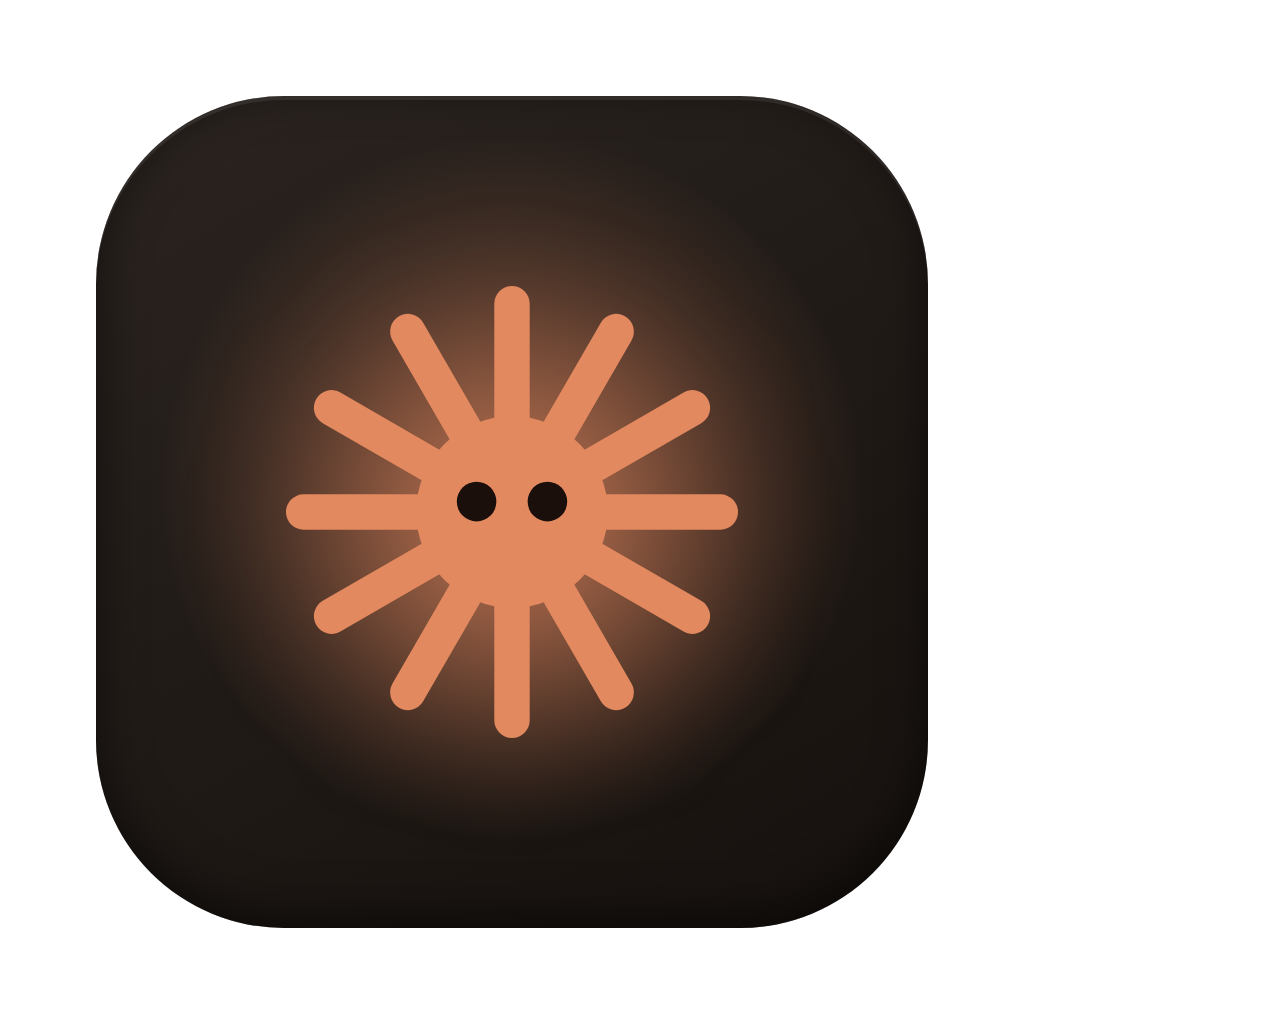
<file: icon/icon-source.html>
<!DOCTYPE html><html><head><meta charset="utf-8"><style>
  html,body{margin:0;width:1024px;height:1024px;background:transparent}
  body{display:grid;place-items:center}
  .squircle{width:832px;height:832px;border-radius:188px;display:grid;place-items:center;position:relative;overflow:hidden;
    background:linear-gradient(150deg,#2b2420 0%,#16110e 100%);
    box-shadow:inset 0 4px 0 rgba(255,255,255,.08), inset 0 -12px 48px rgba(0,0,0,.55)}
  .glow{position:absolute;inset:0;background:radial-gradient(circle at 50% 47%, rgba(224,135,95,.5), rgba(224,135,95,0) 58%)}
  .spark{width:500px;height:500px;position:relative;filter:drop-shadow(0 12px 50px rgba(224,135,95,.55))}
  .rays{stroke:#e3895f}.body{fill:#e3895f}.eye{fill:#1a0f0a}
</style></head><body>
  <div class="squircle"><div class="glow"></div>
    <svg class="spark" viewBox="0 0 24 24">
      <g class="rays" stroke-width="1.7" stroke-linecap="round">
        <line x1="16.2" y1="12" x2="22" y2="12"/><line x1="15.64" y1="14.1" x2="20.66" y2="17"/>
        <line x1="14.1" y1="15.64" x2="17" y2="20.66"/><line x1="12" y1="16.2" x2="12" y2="22"/>
        <line x1="9.9" y1="15.64" x2="7" y2="20.66"/><line x1="8.36" y1="14.1" x2="3.34" y2="17"/>
        <line x1="7.8" y1="12" x2="2" y2="12"/><line x1="8.36" y1="9.9" x2="3.34" y2="7"/>
        <line x1="9.9" y1="8.36" x2="7" y2="3.34"/><line x1="12" y1="7.8" x2="12" y2="2"/>
        <line x1="14.1" y1="8.36" x2="17" y2="3.34"/><line x1="15.64" y1="9.9" x2="20.66" y2="7"/>
      </g>
      <circle class="body" cx="12" cy="12" r="4.6"/>
      <circle class="eye" cx="10.3" cy="11.5" r="0.95"/><circle class="eye" cx="13.7" cy="11.5" r="0.95"/>
    </svg>
  </div>
</body></html>
</file>
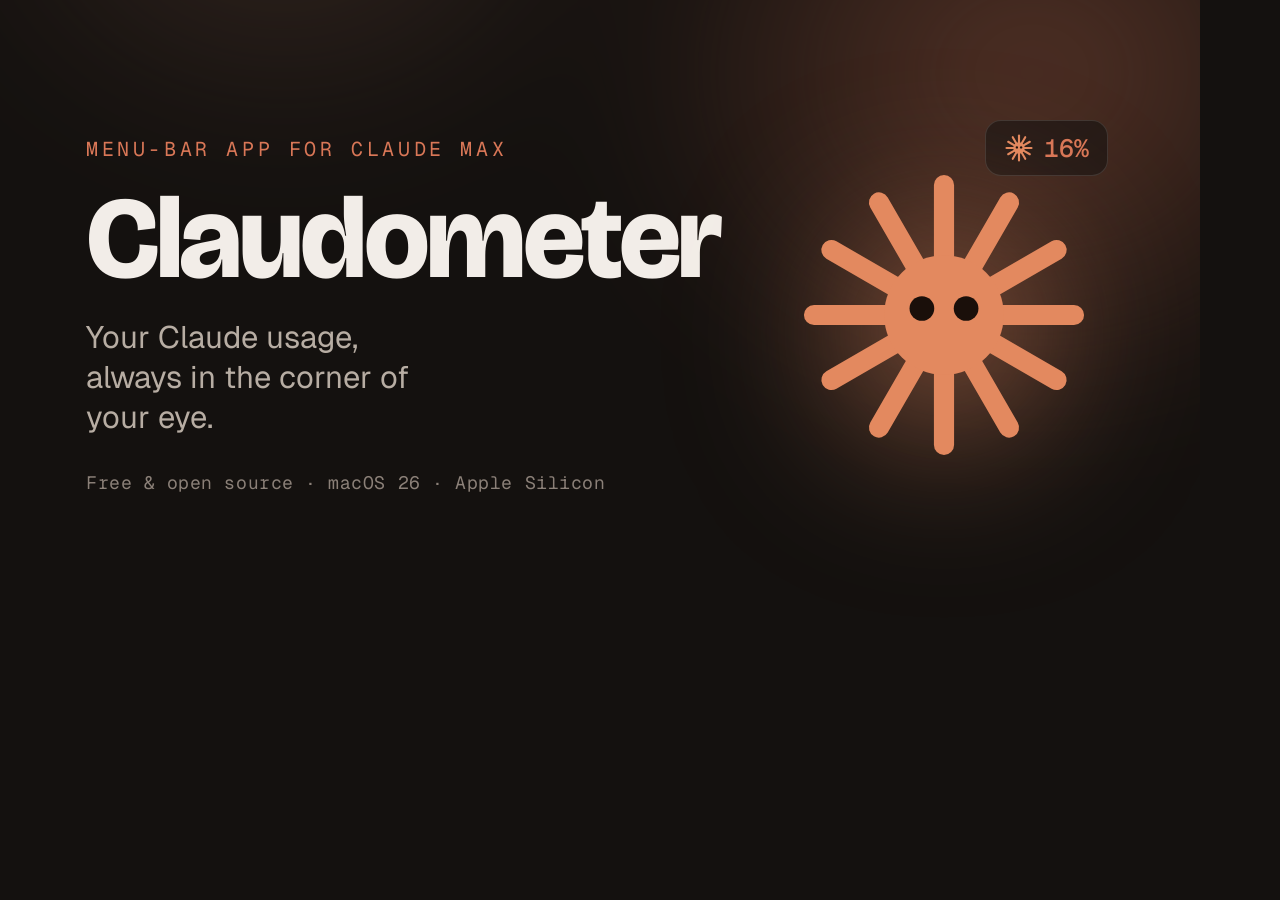
<file: icon/og-card.html>
<!DOCTYPE html><html><head><meta charset="utf-8">
<link href="https://fonts.googleapis.com/css2?family=Bricolage+Grotesque:opsz,wght@12..96,700;12..96,800&family=Geist:wght@400;500&family=Geist+Mono:wght@500&display=swap" rel="stylesheet">
<style>
  *{margin:0;box-sizing:border-box}
  html,body{width:1200px;height:630px;overflow:hidden}
  body{background:#14110f;color:#f2ede8;font-family:'Geist',-apple-system,sans-serif;
    position:relative;display:flex;align-items:center;padding:0 86px;gap:30px}
  .aurora{position:absolute;inset:-30% -10% auto -10%;height:130%;filter:blur(72px);opacity:.62;pointer-events:none;
    background:radial-gradient(42% 60% at 80% 32%, rgba(217,119,87,.55), transparent 70%),
               radial-gradient(34% 50% at 28% 8%, rgba(237,158,127,.25), transparent 72%)}
  .left{position:relative;flex:1;z-index:2}
  .eyebrow{font-family:'Geist Mono',monospace;font-size:20px;letter-spacing:.18em;text-transform:uppercase;color:#d97757;margin-bottom:24px}
  h1{font-family:'Bricolage Grotesque',sans-serif;font-weight:800;font-size:116px;line-height:.92;letter-spacing:-.03em;margin-bottom:26px}
  .tag{font-size:31px;color:#b7ada3;max-width:17ch;line-height:1.28}
  .meta{font-family:'Geist Mono',monospace;font-size:18px;color:#8b8078;margin-top:34px;letter-spacing:.03em}
  .right{position:relative;z-index:2;width:340px;height:100%;display:grid;place-items:center}
  .chip{position:absolute;top:120px;right:6px;display:flex;align-items:center;gap:10px;padding:11px 18px;border-radius:16px;
    background:rgba(28,23,20,.72);border:1px solid rgba(255,255,255,.12);font-family:'Geist Mono',monospace;font-size:25px;font-weight:500}
  .chip .pct{color:#d97757}
  .big{width:312px;height:312px;filter:drop-shadow(0 18px 72px rgba(224,135,95,.6))}
  .mini{width:30px;height:30px}
  .rays{stroke:#e3895f}.body{fill:#e3895f}.eye{fill:#1a0f0a}
</style></head><body>
  <div class="aurora"></div>
  <div class="left">
    <div class="eyebrow">Menu-bar app for Claude Max</div>
    <h1>Claudometer</h1>
    <div class="tag">Your Claude usage, always in the corner of your eye.</div>
    <div class="meta">Free &amp; open source · macOS 26 · Apple Silicon</div>
  </div>
  <div class="right">
    <div class="chip">
      <svg class="mini" viewBox="0 0 24 24">
        <g class="rays" stroke-width="1.7" stroke-linecap="round">
          <line x1="16.2" y1="12" x2="22" y2="12"/><line x1="15.64" y1="14.1" x2="20.66" y2="17"/><line x1="14.1" y1="15.64" x2="17" y2="20.66"/><line x1="12" y1="16.2" x2="12" y2="22"/><line x1="9.9" y1="15.64" x2="7" y2="20.66"/><line x1="8.36" y1="14.1" x2="3.34" y2="17"/><line x1="7.8" y1="12" x2="2" y2="12"/><line x1="8.36" y1="9.9" x2="3.34" y2="7"/><line x1="9.9" y1="8.36" x2="7" y2="3.34"/><line x1="12" y1="7.8" x2="12" y2="2"/><line x1="14.1" y1="8.36" x2="17" y2="3.34"/><line x1="15.64" y1="9.9" x2="20.66" y2="7"/>
        </g>
        <circle class="body" cx="12" cy="12" r="4.6"/><circle class="eye" cx="10.3" cy="11.5" r=".95"/><circle class="eye" cx="13.7" cy="11.5" r=".95"/>
      </svg><span class="pct">16%</span>
    </div>
    <svg class="big" viewBox="0 0 24 24">
      <g class="rays" stroke-width="1.55" stroke-linecap="round">
        <line x1="16.2" y1="12" x2="22" y2="12"/><line x1="15.64" y1="14.1" x2="20.66" y2="17"/><line x1="14.1" y1="15.64" x2="17" y2="20.66"/><line x1="12" y1="16.2" x2="12" y2="22"/><line x1="9.9" y1="15.64" x2="7" y2="20.66"/><line x1="8.36" y1="14.1" x2="3.34" y2="17"/><line x1="7.8" y1="12" x2="2" y2="12"/><line x1="8.36" y1="9.9" x2="3.34" y2="7"/><line x1="9.9" y1="8.36" x2="7" y2="3.34"/><line x1="12" y1="7.8" x2="12" y2="2"/><line x1="14.1" y1="8.36" x2="17" y2="3.34"/><line x1="15.64" y1="9.9" x2="20.66" y2="7"/>
      </g>
      <circle class="body" cx="12" cy="12" r="4.6"/><circle class="eye" cx="10.3" cy="11.5" r=".95"/><circle class="eye" cx="13.7" cy="11.5" r=".95"/>
    </svg>
  </div>
</body></html>
</file>
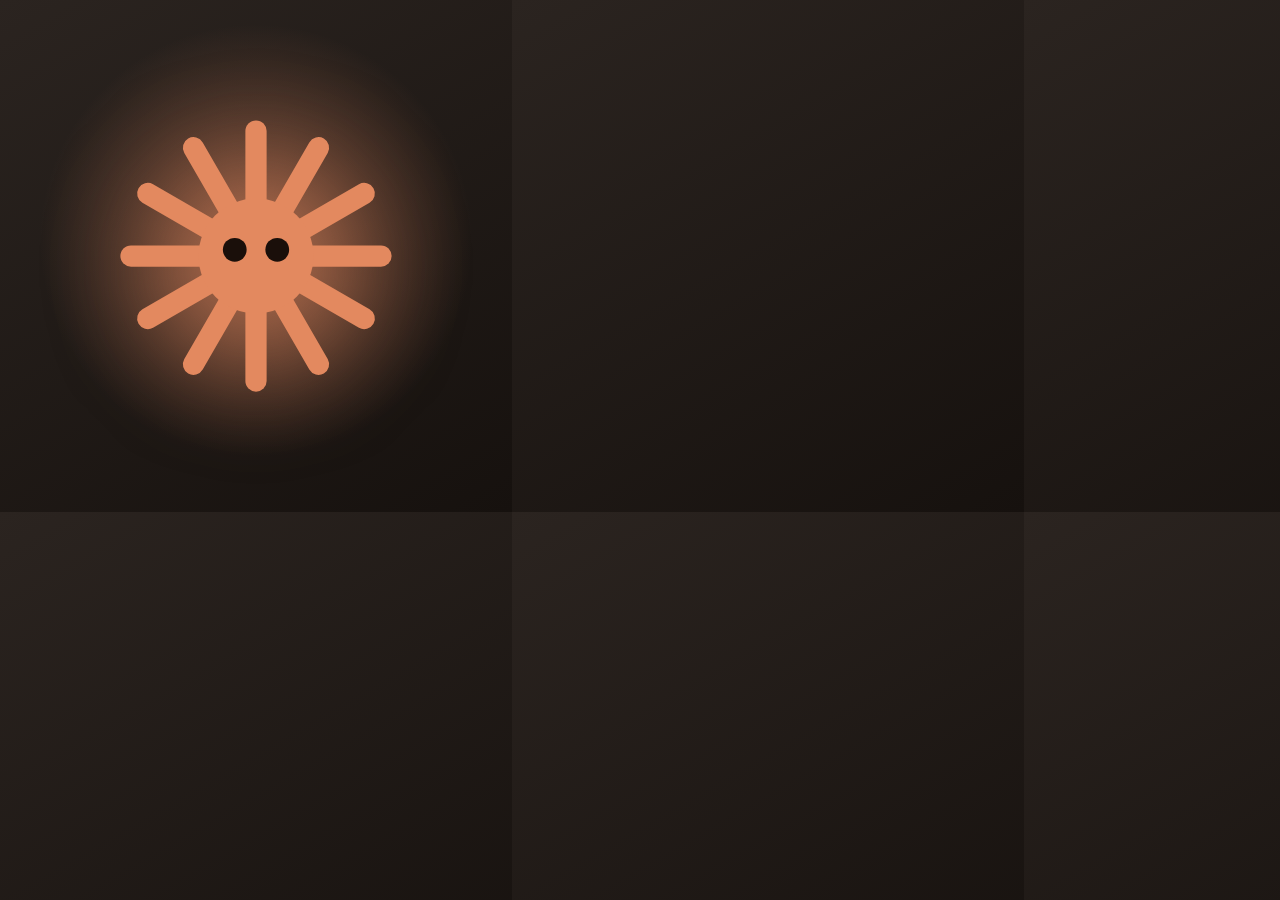
<file: icon/touch-icon.html>
<!DOCTYPE html><html><head><meta charset="utf-8"><style>
  html,body{margin:0;width:512px;height:512px;overflow:hidden}
  body{display:grid;place-items:center;position:relative;background:linear-gradient(150deg,#2b2420 0%,#16110e 100%)}
  .glow{position:absolute;inset:0;background:radial-gradient(circle at 50% 47%, rgba(224,135,95,.5), rgba(224,135,95,0) 58%)}
  .spark{width:300px;height:300px;position:relative;filter:drop-shadow(0 10px 40px rgba(224,135,95,.55))}
  .rays{stroke:#e3895f}.body{fill:#e3895f}.eye{fill:#1a0f0a}
</style></head><body>
  <div class="glow"></div>
  <svg class="spark" viewBox="0 0 24 24">
    <g class="rays" stroke-width="1.7" stroke-linecap="round">
      <line x1="16.2" y1="12" x2="22" y2="12"/><line x1="15.64" y1="14.1" x2="20.66" y2="17"/><line x1="14.1" y1="15.64" x2="17" y2="20.66"/><line x1="12" y1="16.2" x2="12" y2="22"/><line x1="9.9" y1="15.64" x2="7" y2="20.66"/><line x1="8.36" y1="14.1" x2="3.34" y2="17"/><line x1="7.8" y1="12" x2="2" y2="12"/><line x1="8.36" y1="9.9" x2="3.34" y2="7"/><line x1="9.9" y1="8.36" x2="7" y2="3.34"/><line x1="12" y1="7.8" x2="12" y2="2"/><line x1="14.1" y1="8.36" x2="17" y2="3.34"/><line x1="15.64" y1="9.9" x2="20.66" y2="7"/>
    </g>
    <circle class="body" cx="12" cy="12" r="4.6"/><circle class="eye" cx="10.3" cy="11.5" r=".95"/><circle class="eye" cx="13.7" cy="11.5" r=".95"/>
  </svg>
</body></html>
</file>
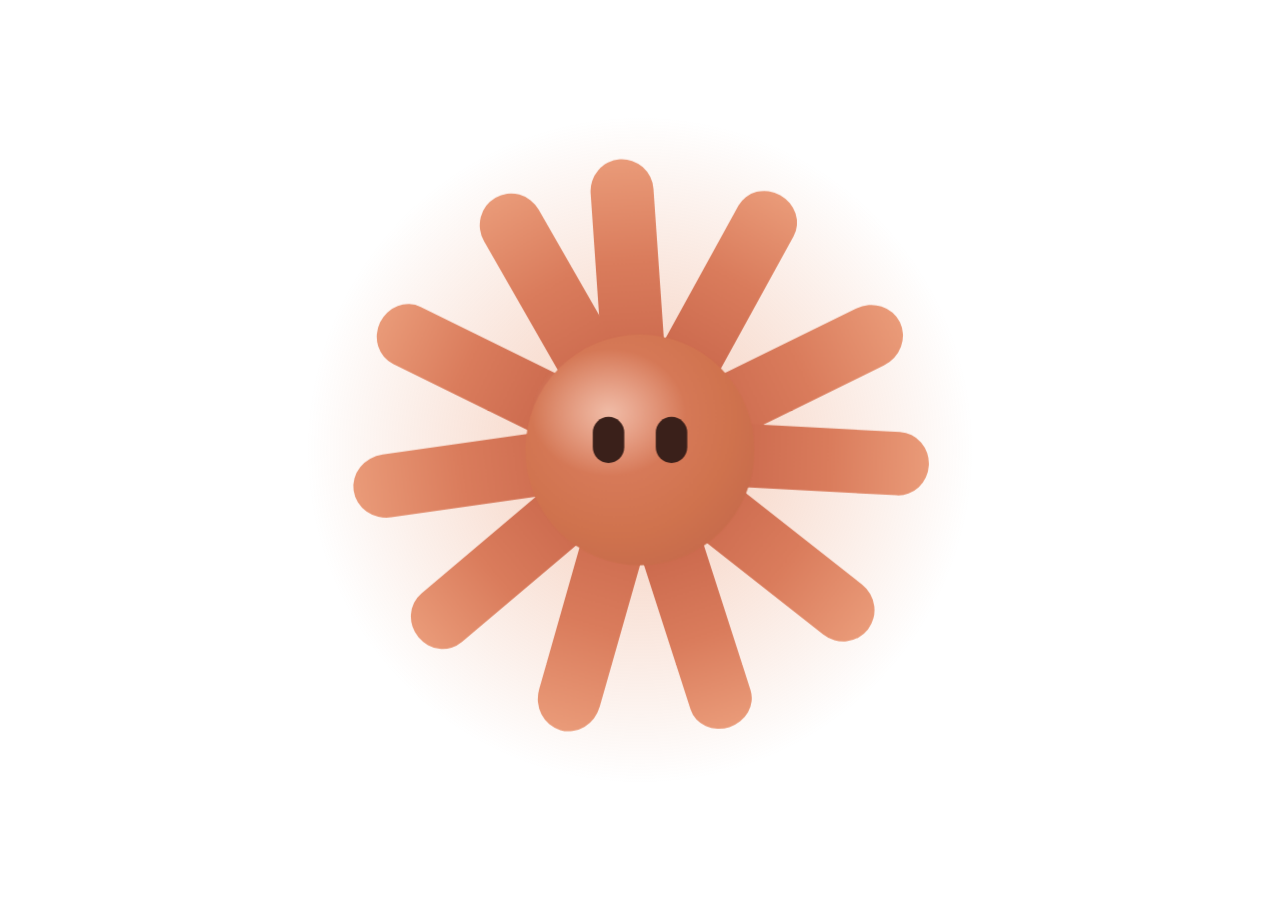
<file: Resources/mascot.html>
<!DOCTYPE html>
<html lang="en">
<head>
<meta charset="utf-8" />
<meta name="viewport" content="width=device-width, initial-scale=1, viewport-fit=cover" />
<title>Claude Mascot</title>
<style>
  html, body {
    margin: 0;
    height: 100%;
    background: transparent;       /* transparent for WKWebView (drawsBackground=false) */
    overflow: hidden;
  }
  #stage {
    position: fixed;
    inset: 0;
    display: flex;
    align-items: center;
    justify-content: center;
    will-change: filter, opacity;
  }
  /* Fill the viewport; viewBox padding keeps the rays from clipping. */
  #mascotSvg {
    width: 100%;
    height: 100%;
    display: block;
    overflow: visible;
    /* slight inner padding so the burst never touches the very edge */
    padding: 6%;
    box-sizing: border-box;
  }
  /* GPU hint for the animated groups */
  #mascot, #rays, #face { will-change: transform; }
</style>
</head>
<body>
  <div id="stage">
    <!--
      The real Claude mascot: a coral "sunburst"/sparkle (the burst is the body)
      with a simple cute face. 11 rounded tapered rays, lighter at the tips,
      radiating from a solid coral core. Faithful to claude.ai's burst mark.
    -->
    <svg id="mascotSvg" viewBox="0 0 260 260" xmlns="http://www.w3.org/2000/svg"
         shape-rendering="geometricPrecision" aria-label="Claude mascot">
      <defs>
        <!-- soft breathing aura behind the burst (its own light source) -->
        <radialGradient id="glowGrad" cx="0.5" cy="0.5" r="0.5">
          <stop offset="0"    stop-color="#F4AE88" stop-opacity="0.55" />
          <stop offset="0.45" stop-color="#E58457" stop-opacity="0.26" />
          <stop offset="1"    stop-color="#E58457" stop-opacity="0" />
        </radialGradient>
        <!-- specular highlight on the core for dimensionality -->
        <radialGradient id="coreHiGrad" cx="0.5" cy="0.5" r="0.5">
          <stop offset="0" stop-color="#FCE0D0" stop-opacity="0.62" />
          <stop offset="1" stop-color="#FCE0D0" stop-opacity="0" />
        </radialGradient>
        <!-- ray: dark coral at the base (center), lighter coral at the tip -->
        <linearGradient id="rayGrad" x1="0" y1="1" x2="0" y2="0">
          <stop offset="0"   stop-color="#C8654A" />
          <stop offset="0.55" stop-color="#DA7C5C" />
          <stop offset="1"   stop-color="#EA9B79" />
        </linearGradient>
        <!-- core face disc (kept close to the ray-base tone so it reads as one body) -->
        <radialGradient id="coreGrad" cx="0.40" cy="0.36" r="0.80">
          <stop offset="0"   stop-color="#DE8164" />
          <stop offset="0.62" stop-color="#D0734E" />
          <stop offset="1"   stop-color="#C2674A" />
        </radialGradient>
        <!-- a single ray, chunky rounded capsule pointing up -->
        <rect id="ray" x="-11" y="-101" width="22" height="80" rx="11" fill="url(#rayGrad)" />
      </defs>

      <!-- static centering group: GSAP never touches this -->
      <g transform="translate(130,130)">
        <!-- breathing aura: stays a soft circle while the body squashes inside it -->
        <circle id="glow" cx="0" cy="0" r="116" fill="url(#glowGrad)" opacity="0.9" />
        <!-- everything below is centered on (0,0) -->
        <g id="mascot">

          <!-- the burst of rays (organic, slightly irregular lengths).
               rotation lives on the static parent <g> so GSAP can flex each
               inner ray along its own axis (translate y) without fighting it. -->
          <g id="rays">
            <g transform="rotate(-4)"><use href="#ray" class="ray" transform="scale(1,1.00)" /></g>
            <g transform="rotate(29)"><use href="#ray" class="ray" transform="scale(1,0.93)" /></g>
            <g transform="rotate(64)"><use href="#ray" class="ray" transform="scale(1,1.06)" /></g>
            <g transform="rotate(93)"><use href="#ray" class="ray" transform="scale(1,0.97)" /></g>
            <g transform="rotate(128)"><use href="#ray" class="ray" transform="scale(1,1.02)" /></g>
            <g transform="rotate(162)"><use href="#ray" class="ray" transform="scale(1,0.91)" /></g>
            <g transform="rotate(196)"><use href="#ray" class="ray" transform="scale(1,1.05)" /></g>
            <g transform="rotate(230)"><use href="#ray" class="ray" transform="scale(1,0.96)" /></g>
            <g transform="rotate(262)"><use href="#ray" class="ray" transform="scale(1,1.07)" /></g>
            <g transform="rotate(296)"><use href="#ray" class="ray" transform="scale(1,0.95)" /></g>
            <g transform="rotate(330)"><use href="#ray" class="ray" transform="scale(1,1.01)" /></g>
          </g>

          <!-- solid core = the face disc -->
          <circle id="core" cx="0" cy="0" r="40" fill="url(#coreGrad)" />
          <!-- specular highlight for a rounded, lit look -->
          <ellipse id="coreHi" cx="-11" cy="-13" rx="27" ry="22" fill="url(#coreHiGrad)" />

          <!-- face -->
          <g id="face">
            <!-- eyebrows (hidden until a tense mood) -->
            <g id="brows" opacity="0">
              <rect id="browL" x="-19" y="-18" width="13" height="3.6" rx="1.8" fill="#3A201A" />
              <rect id="browR" x="6"   y="-18" width="13" height="3.6" rx="1.8" fill="#3A201A" />
            </g>
            <!-- eyes -->
            <rect id="eyeL" x="-16.5" y="-11.5" width="11" height="16" rx="5.5" fill="#3A201A" />
            <rect id="eyeR" x="5.5"   y="-11.5" width="11" height="16" rx="5.5" fill="#3A201A" />
            <!-- mouths (one shown at a time, hidden by default) -->
            <path id="mouthHappy" d="M-9,13 Q0,20 9,13" fill="none" stroke="#3A201A"
                  stroke-width="3" stroke-linecap="round" opacity="0" />
            <ellipse id="mouthWorried" cx="0" cy="15" rx="3.6" ry="4.6" fill="#3A201A" opacity="0" />
          </g>

          <!-- wakeup sparkles: pop outward then fade -->
          <g id="sparks">
            <circle class="spark" cx="2"   cy="-80" r="3.2" fill="#FCE0D0" opacity="0" />
            <circle class="spark" cx="58"  cy="-50" r="2.6" fill="#FCE0D0" opacity="0" />
            <circle class="spark" cx="74"  cy="10"  r="3.0" fill="#FCE0D0" opacity="0" />
            <circle class="spark" cx="-52" cy="-46" r="2.8" fill="#FCE0D0" opacity="0" />
            <circle class="spark" cx="-70" cy="18"  r="2.4" fill="#FCE0D0" opacity="0" />
            <circle class="spark" cx="20"  cy="72"  r="2.6" fill="#FCE0D0" opacity="0" />
          </g>

        </g>
      </g>
    </svg>
  </div>

  <!-- GSAP, vendored inline (no network at runtime) -->
  <script>/*!
 * GSAP 3.12.5
 * https://gsap.com
 * 
 * @license Copyright 2024, GreenSock. All rights reserved.
 * Subject to the terms at https://gsap.com/standard-license or for Club GSAP members, the agreement issued with that membership.
 * @author: Jack Doyle, jack@greensock.com
 */

!function(t,e){"object"==typeof exports&&"undefined"!=typeof module?e(exports):"function"==typeof define&&define.amd?define(["exports"],e):e((t=t||self).window=t.window||{})}(this,function(e){"use strict";function _inheritsLoose(t,e){t.prototype=Object.create(e.prototype),(t.prototype.constructor=t).__proto__=e}function _assertThisInitialized(t){if(void 0===t)throw new ReferenceError("this hasn't been initialised - super() hasn't been called");return t}function r(t){return"string"==typeof t}function s(t){return"function"==typeof t}function t(t){return"number"==typeof t}function u(t){return void 0===t}function v(t){return"object"==typeof t}function w(t){return!1!==t}function x(){return"undefined"!=typeof window}function y(t){return s(t)||r(t)}function P(t){return(i=yt(t,ot))&&ze}function Q(t,e){return console.warn("Invalid property",t,"set to",e,"Missing plugin? gsap.registerPlugin()")}function R(t,e){return!e&&console.warn(t)}function S(t,e){return t&&(ot[t]=e)&&i&&(i[t]=e)||ot}function T(){return 0}function ea(t){var e,r,i=t[0];if(v(i)||s(i)||(t=[t]),!(e=(i._gsap||{}).harness)){for(r=gt.length;r--&&!gt[r].targetTest(i););e=gt[r]}for(r=t.length;r--;)t[r]&&(t[r]._gsap||(t[r]._gsap=new Vt(t[r],e)))||t.splice(r,1);return t}function fa(t){return t._gsap||ea(Mt(t))[0]._gsap}function ga(t,e,r){return(r=t[e])&&s(r)?t[e]():u(r)&&t.getAttribute&&t.getAttribute(e)||r}function ha(t,e){return(t=t.split(",")).forEach(e)||t}function ia(t){return Math.round(1e5*t)/1e5||0}function ja(t){return Math.round(1e7*t)/1e7||0}function ka(t,e){var r=e.charAt(0),i=parseFloat(e.substr(2));return t=parseFloat(t),"+"===r?t+i:"-"===r?t-i:"*"===r?t*i:t/i}function la(t,e){for(var r=e.length,i=0;t.indexOf(e[i])<0&&++i<r;);return i<r}function ma(){var t,e,r=dt.length,i=dt.slice(0);for(ct={},t=dt.length=0;t<r;t++)(e=i[t])&&e._lazy&&(e.render(e._lazy[0],e._lazy[1],!0)._lazy=0)}function na(t,e,r,i){dt.length&&!L&&ma(),t.render(e,r,i||L&&e<0&&(t._initted||t._startAt)),dt.length&&!L&&ma()}function oa(t){var e=parseFloat(t);return(e||0===e)&&(t+"").match(at).length<2?e:r(t)?t.trim():t}function pa(t){return t}function qa(t,e){for(var r in e)r in t||(t[r]=e[r]);return t}function ta(t,e){for(var r in e)"__proto__"!==r&&"constructor"!==r&&"prototype"!==r&&(t[r]=v(e[r])?ta(t[r]||(t[r]={}),e[r]):e[r]);return t}function ua(t,e){var r,i={};for(r in t)r in e||(i[r]=t[r]);return i}function va(t){var e=t.parent||I,r=t.keyframes?function _setKeyframeDefaults(i){return function(t,e){for(var r in e)r in t||"duration"===r&&i||"ease"===r||(t[r]=e[r])}}(Z(t.keyframes)):qa;if(w(t.inherit))for(;e;)r(t,e.vars.defaults),e=e.parent||e._dp;return t}function xa(t,e,r,i,n){void 0===r&&(r="_first"),void 0===i&&(i="_last");var a,s=t[i];if(n)for(a=e[n];s&&s[n]>a;)s=s._prev;return s?(e._next=s._next,s._next=e):(e._next=t[r],t[r]=e),e._next?e._next._prev=e:t[i]=e,e._prev=s,e.parent=e._dp=t,e}function ya(t,e,r,i){void 0===r&&(r="_first"),void 0===i&&(i="_last");var n=e._prev,a=e._next;n?n._next=a:t[r]===e&&(t[r]=a),a?a._prev=n:t[i]===e&&(t[i]=n),e._next=e._prev=e.parent=null}function za(t,e){t.parent&&(!e||t.parent.autoRemoveChildren)&&t.parent.remove&&t.parent.remove(t),t._act=0}function Aa(t,e){if(t&&(!e||e._end>t._dur||e._start<0))for(var r=t;r;)r._dirty=1,r=r.parent;return t}function Ca(t,e,r,i){return t._startAt&&(L?t._startAt.revert(ht):t.vars.immediateRender&&!t.vars.autoRevert||t._startAt.render(e,!0,i))}function Ea(t){return t._repeat?Tt(t._tTime,t=t.duration()+t._rDelay)*t:0}function Ga(t,e){return(t-e._start)*e._ts+(0<=e._ts?0:e._dirty?e.totalDuration():e._tDur)}function Ha(t){return t._end=ja(t._start+(t._tDur/Math.abs(t._ts||t._rts||X)||0))}function Ia(t,e){var r=t._dp;return r&&r.smoothChildTiming&&t._ts&&(t._start=ja(r._time-(0<t._ts?e/t._ts:((t._dirty?t.totalDuration():t._tDur)-e)/-t._ts)),Ha(t),r._dirty||Aa(r,t)),t}function Ja(t,e){var r;if((e._time||!e._dur&&e._initted||e._start<t._time&&(e._dur||!e.add))&&(r=Ga(t.rawTime(),e),(!e._dur||Ot(0,e.totalDuration(),r)-e._tTime>X)&&e.render(r,!0)),Aa(t,e)._dp&&t._initted&&t._time>=t._dur&&t._ts){if(t._dur<t.duration())for(r=t;r._dp;)0<=r.rawTime()&&r.totalTime(r._tTime),r=r._dp;t._zTime=-X}}function Ka(e,r,i,n){return r.parent&&za(r),r._start=ja((t(i)?i:i||e!==I?xt(e,i,r):e._time)+r._delay),r._end=ja(r._start+(r.totalDuration()/Math.abs(r.timeScale())||0)),xa(e,r,"_first","_last",e._sort?"_start":0),bt(r)||(e._recent=r),n||Ja(e,r),e._ts<0&&Ia(e,e._tTime),e}function La(t,e){return(ot.ScrollTrigger||Q("scrollTrigger",e))&&ot.ScrollTrigger.create(e,t)}function Ma(t,e,r,i,n){return Qt(t,e,n),t._initted?!r&&t._pt&&!L&&(t._dur&&!1!==t.vars.lazy||!t._dur&&t.vars.lazy)&&f!==Rt.frame?(dt.push(t),t._lazy=[n,i],1):void 0:1}function Ra(t,e,r,i){var n=t._repeat,a=ja(e)||0,s=t._tTime/t._tDur;return s&&!i&&(t._time*=a/t._dur),t._dur=a,t._tDur=n?n<0?1e10:ja(a*(n+1)+t._rDelay*n):a,0<s&&!i&&Ia(t,t._tTime=t._tDur*s),t.parent&&Ha(t),r||Aa(t.parent,t),t}function Sa(t){return t instanceof Xt?Aa(t):Ra(t,t._dur)}function Va(e,r,i){var n,a,s=t(r[1]),o=(s?2:1)+(e<2?0:1),u=r[o];if(s&&(u.duration=r[1]),u.parent=i,e){for(n=u,a=i;a&&!("immediateRender"in n);)n=a.vars.defaults||{},a=w(a.vars.inherit)&&a.parent;u.immediateRender=w(n.immediateRender),e<2?u.runBackwards=1:u.startAt=r[o-1]}return new $t(r[0],u,r[1+o])}function Wa(t,e){return t||0===t?e(t):e}function Ya(t,e){return r(t)&&(e=st.exec(t))?e[1]:""}function _a(t,e){return t&&v(t)&&"length"in t&&(!e&&!t.length||t.length-1 in t&&v(t[0]))&&!t.nodeType&&t!==h}function cb(r){return r=Mt(r)[0]||R("Invalid scope")||{},function(t){var e=r.current||r.nativeElement||r;return Mt(t,e.querySelectorAll?e:e===r?R("Invalid scope")||a.createElement("div"):r)}}function db(t){return t.sort(function(){return.5-Math.random()})}function eb(t){if(s(t))return t;var p=v(t)?t:{each:t},_=jt(p.ease),m=p.from||0,g=parseFloat(p.base)||0,y={},e=0<m&&m<1,T=isNaN(m)||e,b=p.axis,w=m,x=m;return r(m)?w=x={center:.5,edges:.5,end:1}[m]||0:!e&&T&&(w=m[0],x=m[1]),function(t,e,r){var i,n,a,s,o,u,h,l,f,d=(r||p).length,c=y[d];if(!c){if(!(f="auto"===p.grid?0:(p.grid||[1,U])[1])){for(h=-U;h<(h=r[f++].getBoundingClientRect().left)&&f<d;);f<d&&f--}for(c=y[d]=[],i=T?Math.min(f,d)*w-.5:m%f,n=f===U?0:T?d*x/f-.5:m/f|0,l=U,u=h=0;u<d;u++)a=u%f-i,s=n-(u/f|0),c[u]=o=b?Math.abs("y"===b?s:a):K(a*a+s*s),h<o&&(h=o),o<l&&(l=o);"random"===m&&db(c),c.max=h-l,c.min=l,c.v=d=(parseFloat(p.amount)||parseFloat(p.each)*(d<f?d-1:b?"y"===b?d/f:f:Math.max(f,d/f))||0)*("edges"===m?-1:1),c.b=d<0?g-d:g,c.u=Ya(p.amount||p.each)||0,_=_&&d<0?Yt(_):_}return d=(c[t]-c.min)/c.max||0,ja(c.b+(_?_(d):d)*c.v)+c.u}}function fb(i){var n=Math.pow(10,((i+"").split(".")[1]||"").length);return function(e){var r=ja(Math.round(parseFloat(e)/i)*i*n);return(r-r%1)/n+(t(e)?0:Ya(e))}}function gb(h,e){var l,f,r=Z(h);return!r&&v(h)&&(l=r=h.radius||U,h.values?(h=Mt(h.values),(f=!t(h[0]))&&(l*=l)):h=fb(h.increment)),Wa(e,r?s(h)?function(t){return f=h(t),Math.abs(f-t)<=l?f:t}:function(e){for(var r,i,n=parseFloat(f?e.x:e),a=parseFloat(f?e.y:0),s=U,o=0,u=h.length;u--;)(r=f?(r=h[u].x-n)*r+(i=h[u].y-a)*i:Math.abs(h[u]-n))<s&&(s=r,o=u);return o=!l||s<=l?h[o]:e,f||o===e||t(e)?o:o+Ya(e)}:fb(h))}function hb(t,e,r,i){return Wa(Z(t)?!e:!0===r?!!(r=0):!i,function(){return Z(t)?t[~~(Math.random()*t.length)]:(r=r||1e-5)&&(i=r<1?Math.pow(10,(r+"").length-2):1)&&Math.floor(Math.round((t-r/2+Math.random()*(e-t+.99*r))/r)*r*i)/i})}function lb(e,r,t){return Wa(t,function(t){return e[~~r(t)]})}function ob(t){for(var e,r,i,n,a=0,s="";~(e=t.indexOf("random(",a));)i=t.indexOf(")",e),n="["===t.charAt(e+7),r=t.substr(e+7,i-e-7).match(n?at:tt),s+=t.substr(a,e-a)+hb(n?r:+r[0],n?0:+r[1],+r[2]||1e-5),a=i+1;return s+t.substr(a,t.length-a)}function rb(t,e,r){var i,n,a,s=t.labels,o=U;for(i in s)(n=s[i]-e)<0==!!r&&n&&o>(n=Math.abs(n))&&(a=i,o=n);return a}function tb(t){return za(t),t.scrollTrigger&&t.scrollTrigger.kill(!!L),t.progress()<1&&Ct(t,"onInterrupt"),t}function wb(t){if(t)if(t=!t.name&&t.default||t,x()||t.headless){var e=t.name,r=s(t),i=e&&!r&&t.init?function(){this._props=[]}:t,n={init:T,render:he,add:Wt,kill:ce,modifier:fe,rawVars:0},a={targetTest:0,get:0,getSetter:ne,aliases:{},register:0};if(Ft(),t!==i){if(pt[e])return;qa(i,qa(ua(t,n),a)),yt(i.prototype,yt(n,ua(t,a))),pt[i.prop=e]=i,t.targetTest&&(gt.push(i),ft[e]=1),e=("css"===e?"CSS":e.charAt(0).toUpperCase()+e.substr(1))+"Plugin"}S(e,i),t.register&&t.register(ze,i,_e)}else At.push(t)}function zb(t,e,r){return(6*(t+=t<0?1:1<t?-1:0)<1?e+(r-e)*t*6:t<.5?r:3*t<2?e+(r-e)*(2/3-t)*6:e)*St+.5|0}function Ab(e,r,i){var n,a,s,o,u,h,l,f,d,c,p=e?t(e)?[e>>16,e>>8&St,e&St]:0:zt.black;if(!p){if(","===e.substr(-1)&&(e=e.substr(0,e.length-1)),zt[e])p=zt[e];else if("#"===e.charAt(0)){if(e.length<6&&(e="#"+(n=e.charAt(1))+n+(a=e.charAt(2))+a+(s=e.charAt(3))+s+(5===e.length?e.charAt(4)+e.charAt(4):"")),9===e.length)return[(p=parseInt(e.substr(1,6),16))>>16,p>>8&St,p&St,parseInt(e.substr(7),16)/255];p=[(e=parseInt(e.substr(1),16))>>16,e>>8&St,e&St]}else if("hsl"===e.substr(0,3))if(p=c=e.match(tt),r){if(~e.indexOf("="))return p=e.match(et),i&&p.length<4&&(p[3]=1),p}else o=+p[0]%360/360,u=p[1]/100,n=2*(h=p[2]/100)-(a=h<=.5?h*(u+1):h+u-h*u),3<p.length&&(p[3]*=1),p[0]=zb(o+1/3,n,a),p[1]=zb(o,n,a),p[2]=zb(o-1/3,n,a);else p=e.match(tt)||zt.transparent;p=p.map(Number)}return r&&!c&&(n=p[0]/St,a=p[1]/St,s=p[2]/St,h=((l=Math.max(n,a,s))+(f=Math.min(n,a,s)))/2,l===f?o=u=0:(d=l-f,u=.5<h?d/(2-l-f):d/(l+f),o=l===n?(a-s)/d+(a<s?6:0):l===a?(s-n)/d+2:(n-a)/d+4,o*=60),p[0]=~~(o+.5),p[1]=~~(100*u+.5),p[2]=~~(100*h+.5)),i&&p.length<4&&(p[3]=1),p}function Bb(t){var r=[],i=[],n=-1;return t.split(Et).forEach(function(t){var e=t.match(rt)||[];r.push.apply(r,e),i.push(n+=e.length+1)}),r.c=i,r}function Cb(t,e,r){var i,n,a,s,o="",u=(t+o).match(Et),h=e?"hsla(":"rgba(",l=0;if(!u)return t;if(u=u.map(function(t){return(t=Ab(t,e,1))&&h+(e?t[0]+","+t[1]+"%,"+t[2]+"%,"+t[3]:t.join(","))+")"}),r&&(a=Bb(t),(i=r.c).join(o)!==a.c.join(o)))for(s=(n=t.replace(Et,"1").split(rt)).length-1;l<s;l++)o+=n[l]+(~i.indexOf(l)?u.shift()||h+"0,0,0,0)":(a.length?a:u.length?u:r).shift());if(!n)for(s=(n=t.split(Et)).length-1;l<s;l++)o+=n[l]+u[l];return o+n[s]}function Fb(t){var e,r=t.join(" ");if(Et.lastIndex=0,Et.test(r))return e=Dt.test(r),t[1]=Cb(t[1],e),t[0]=Cb(t[0],e,Bb(t[1])),!0}function Ob(t){var e=(t+"").split("("),r=Lt[e[0]];return r&&1<e.length&&r.config?r.config.apply(null,~t.indexOf("{")?[function _parseObjectInString(t){for(var e,r,i,n={},a=t.substr(1,t.length-3).split(":"),s=a[0],o=1,u=a.length;o<u;o++)r=a[o],e=o!==u-1?r.lastIndexOf(","):r.length,i=r.substr(0,e),n[s]=isNaN(i)?i.replace(Bt,"").trim():+i,s=r.substr(e+1).trim();return n}(e[1])]:function _valueInParentheses(t){var e=t.indexOf("(")+1,r=t.indexOf(")"),i=t.indexOf("(",e);return t.substring(e,~i&&i<r?t.indexOf(")",r+1):r)}(t).split(",").map(oa)):Lt._CE&&It.test(t)?Lt._CE("",t):r}function Qb(t,e){for(var r,i=t._first;i;)i instanceof Xt?Qb(i,e):!i.vars.yoyoEase||i._yoyo&&i._repeat||i._yoyo===e||(i.timeline?Qb(i.timeline,e):(r=i._ease,i._ease=i._yEase,i._yEase=r,i._yoyo=e)),i=i._next}function Sb(t,e,r,i){void 0===r&&(r=function easeOut(t){return 1-e(1-t)}),void 0===i&&(i=function easeInOut(t){return t<.5?e(2*t)/2:1-e(2*(1-t))/2});var n,a={easeIn:e,easeOut:r,easeInOut:i};return ha(t,function(t){for(var e in Lt[t]=ot[t]=a,Lt[n=t.toLowerCase()]=r,a)Lt[n+("easeIn"===e?".in":"easeOut"===e?".out":".inOut")]=Lt[t+"."+e]=a[e]}),a}function Tb(e){return function(t){return t<.5?(1-e(1-2*t))/2:.5+e(2*(t-.5))/2}}function Ub(r,t,e){function Jm(t){return 1===t?1:i*Math.pow(2,-10*t)*H((t-a)*n)+1}var i=1<=t?t:1,n=(e||(r?.3:.45))/(t<1?t:1),a=n/N*(Math.asin(1/i)||0),s="out"===r?Jm:"in"===r?function(t){return 1-Jm(1-t)}:Tb(Jm);return n=N/n,s.config=function(t,e){return Ub(r,t,e)},s}function Vb(e,r){function Rm(t){return t?--t*t*((r+1)*t+r)+1:0}void 0===r&&(r=1.70158);var t="out"===e?Rm:"in"===e?function(t){return 1-Rm(1-t)}:Tb(Rm);return t.config=function(t){return Vb(e,t)},t}var F,L,l,I,h,n,a,i,o,f,d,c,p,_,m,g,b,O,k,M,C,A,z,E,D,B,Y,j,q={autoSleep:120,force3D:"auto",nullTargetWarn:1,units:{lineHeight:""}},V={duration:.5,overwrite:!1,delay:0},U=1e8,X=1/U,N=2*Math.PI,G=N/4,W=0,K=Math.sqrt,J=Math.cos,H=Math.sin,$="function"==typeof ArrayBuffer&&ArrayBuffer.isView||function(){},Z=Array.isArray,tt=/(?:-?\.?\d|\.)+/gi,et=/[-+=.]*\d+[.e\-+]*\d*[e\-+]*\d*/g,rt=/[-+=.]*\d+[.e-]*\d*[a-z%]*/g,it=/[-+=.]*\d+\.?\d*(?:e-|e\+)?\d*/gi,nt=/[+-]=-?[.\d]+/,at=/[^,'"\[\]\s]+/gi,st=/^[+\-=e\s\d]*\d+[.\d]*([a-z]*|%)\s*$/i,ot={},ut={suppressEvents:!0,isStart:!0,kill:!1},ht={suppressEvents:!0,kill:!1},lt={suppressEvents:!0},ft={},dt=[],ct={},pt={},_t={},mt=30,gt=[],vt="",yt=function _merge(t,e){for(var r in e)t[r]=e[r];return t},Tt=function _animationCycle(t,e){var r=Math.floor(t/=e);return t&&r===t?r-1:r},bt=function _isFromOrFromStart(t){var e=t.data;return"isFromStart"===e||"isStart"===e},wt={_start:0,endTime:T,totalDuration:T},xt=function _parsePosition(t,e,i){var n,a,s,o=t.labels,u=t._recent||wt,h=t.duration()>=U?u.endTime(!1):t._dur;return r(e)&&(isNaN(e)||e in o)?(a=e.charAt(0),s="%"===e.substr(-1),n=e.indexOf("="),"<"===a||">"===a?(0<=n&&(e=e.replace(/=/,"")),("<"===a?u._start:u.endTime(0<=u._repeat))+(parseFloat(e.substr(1))||0)*(s?(n<0?u:i).totalDuration()/100:1)):n<0?(e in o||(o[e]=h),o[e]):(a=parseFloat(e.charAt(n-1)+e.substr(n+1)),s&&i&&(a=a/100*(Z(i)?i[0]:i).totalDuration()),1<n?_parsePosition(t,e.substr(0,n-1),i)+a:h+a)):null==e?h:+e},Ot=function _clamp(t,e,r){return r<t?t:e<r?e:r},kt=[].slice,Mt=function toArray(t,e,i){return l&&!e&&l.selector?l.selector(t):!r(t)||i||!n&&Ft()?Z(t)?function _flatten(t,e,i){return void 0===i&&(i=[]),t.forEach(function(t){return r(t)&&!e||_a(t,1)?i.push.apply(i,Mt(t)):i.push(t)})||i}(t,i):_a(t)?kt.call(t,0):t?[t]:[]:kt.call((e||a).querySelectorAll(t),0)},Pt=function mapRange(e,t,r,i,n){var a=t-e,s=i-r;return Wa(n,function(t){return r+((t-e)/a*s||0)})},Ct=function _callback(t,e,r){var i,n,a,s=t.vars,o=s[e],u=l,h=t._ctx;if(o)return i=s[e+"Params"],n=s.callbackScope||t,r&&dt.length&&ma(),h&&(l=h),a=i?o.apply(n,i):o.call(n),l=u,a},At=[],St=255,zt={aqua:[0,St,St],lime:[0,St,0],silver:[192,192,192],black:[0,0,0],maroon:[128,0,0],teal:[0,128,128],blue:[0,0,St],navy:[0,0,128],white:[St,St,St],olive:[128,128,0],yellow:[St,St,0],orange:[St,165,0],gray:[128,128,128],purple:[128,0,128],green:[0,128,0],red:[St,0,0],pink:[St,192,203],cyan:[0,St,St],transparent:[St,St,St,0]},Et=function(){var t,e="(?:\\b(?:(?:rgb|rgba|hsl|hsla)\\(.+?\\))|\\B#(?:[0-9a-f]{3,4}){1,2}\\b";for(t in zt)e+="|"+t+"\\b";return new RegExp(e+")","gi")}(),Dt=/hsl[a]?\(/,Rt=(k=Date.now,M=500,C=33,A=k(),z=A,D=E=1e3/240,g={time:0,frame:0,tick:function tick(){yl(!0)},deltaRatio:function deltaRatio(t){return b/(1e3/(t||60))},wake:function wake(){o&&(!n&&x()&&(h=n=window,a=h.document||{},ot.gsap=ze,(h.gsapVersions||(h.gsapVersions=[])).push(ze.version),P(i||h.GreenSockGlobals||!h.gsap&&h||{}),At.forEach(wb)),m="undefined"!=typeof requestAnimationFrame&&requestAnimationFrame,p&&g.sleep(),_=m||function(t){return setTimeout(t,D-1e3*g.time+1|0)},c=1,yl(2))},sleep:function sleep(){(m?cancelAnimationFrame:clearTimeout)(p),c=0,_=T},lagSmoothing:function lagSmoothing(t,e){M=t||1/0,C=Math.min(e||33,M)},fps:function fps(t){E=1e3/(t||240),D=1e3*g.time+E},add:function add(n,t,e){var a=t?function(t,e,r,i){n(t,e,r,i),g.remove(a)}:n;return g.remove(n),B[e?"unshift":"push"](a),Ft(),a},remove:function remove(t,e){~(e=B.indexOf(t))&&B.splice(e,1)&&e<=O&&O--},_listeners:B=[]}),Ft=function _wake(){return!c&&Rt.wake()},Lt={},It=/^[\d.\-M][\d.\-,\s]/,Bt=/["']/g,Yt=function _invertEase(e){return function(t){return 1-e(1-t)}},jt=function _parseEase(t,e){return t&&(s(t)?t:Lt[t]||Ob(t))||e};function yl(t){var e,r,i,n,a=k()-z,s=!0===t;if((M<a||a<0)&&(A+=a-C),(0<(e=(i=(z+=a)-A)-D)||s)&&(n=++g.frame,b=i-1e3*g.time,g.time=i/=1e3,D+=e+(E<=e?4:E-e),r=1),s||(p=_(yl)),r)for(O=0;O<B.length;O++)B[O](i,b,n,t)}function gn(t){return t<j?Y*t*t:t<.7272727272727273?Y*Math.pow(t-1.5/2.75,2)+.75:t<.9090909090909092?Y*(t-=2.25/2.75)*t+.9375:Y*Math.pow(t-2.625/2.75,2)+.984375}ha("Linear,Quad,Cubic,Quart,Quint,Strong",function(t,e){var r=e<5?e+1:e;Sb(t+",Power"+(r-1),e?function(t){return Math.pow(t,r)}:function(t){return t},function(t){return 1-Math.pow(1-t,r)},function(t){return t<.5?Math.pow(2*t,r)/2:1-Math.pow(2*(1-t),r)/2})}),Lt.Linear.easeNone=Lt.none=Lt.Linear.easeIn,Sb("Elastic",Ub("in"),Ub("out"),Ub()),Y=7.5625,j=1/2.75,Sb("Bounce",function(t){return 1-gn(1-t)},gn),Sb("Expo",function(t){return t?Math.pow(2,10*(t-1)):0}),Sb("Circ",function(t){return-(K(1-t*t)-1)}),Sb("Sine",function(t){return 1===t?1:1-J(t*G)}),Sb("Back",Vb("in"),Vb("out"),Vb()),Lt.SteppedEase=Lt.steps=ot.SteppedEase={config:function config(t,e){void 0===t&&(t=1);var r=1/t,i=t+(e?0:1),n=e?1:0;return function(t){return((i*Ot(0,.99999999,t)|0)+n)*r}}},V.ease=Lt["quad.out"],ha("onComplete,onUpdate,onStart,onRepeat,onReverseComplete,onInterrupt",function(t){return vt+=t+","+t+"Params,"});var qt,Vt=function GSCache(t,e){this.id=W++,(t._gsap=this).target=t,this.harness=e,this.get=e?e.get:ga,this.set=e?e.getSetter:ne},Ut=((qt=Animation.prototype).delay=function delay(t){return t||0===t?(this.parent&&this.parent.smoothChildTiming&&this.startTime(this._start+t-this._delay),this._delay=t,this):this._delay},qt.duration=function duration(t){return arguments.length?this.totalDuration(0<this._repeat?t+(t+this._rDelay)*this._repeat:t):this.totalDuration()&&this._dur},qt.totalDuration=function totalDuration(t){return arguments.length?(this._dirty=0,Ra(this,this._repeat<0?t:(t-this._repeat*this._rDelay)/(this._repeat+1))):this._tDur},qt.totalTime=function totalTime(t,e){if(Ft(),!arguments.length)return this._tTime;var r=this._dp;if(r&&r.smoothChildTiming&&this._ts){for(Ia(this,t),!r._dp||r.parent||Ja(r,this);r&&r.parent;)r.parent._time!==r._start+(0<=r._ts?r._tTime/r._ts:(r.totalDuration()-r._tTime)/-r._ts)&&r.totalTime(r._tTime,!0),r=r.parent;!this.parent&&this._dp.autoRemoveChildren&&(0<this._ts&&t<this._tDur||this._ts<0&&0<t||!this._tDur&&!t)&&Ka(this._dp,this,this._start-this._delay)}return(this._tTime!==t||!this._dur&&!e||this._initted&&Math.abs(this._zTime)===X||!t&&!this._initted&&(this.add||this._ptLookup))&&(this._ts||(this._pTime=t),na(this,t,e)),this},qt.time=function time(t,e){return arguments.length?this.totalTime(Math.min(this.totalDuration(),t+Ea(this))%(this._dur+this._rDelay)||(t?this._dur:0),e):this._time},qt.totalProgress=function totalProgress(t,e){return arguments.length?this.totalTime(this.totalDuration()*t,e):this.totalDuration()?Math.min(1,this._tTime/this._tDur):0<this.rawTime()?1:0},qt.progress=function progress(t,e){return arguments.length?this.totalTime(this.duration()*(!this._yoyo||1&this.iteration()?t:1-t)+Ea(this),e):this.duration()?Math.min(1,this._time/this._dur):0<this.rawTime()?1:0},qt.iteration=function iteration(t,e){var r=this.duration()+this._rDelay;return arguments.length?this.totalTime(this._time+(t-1)*r,e):this._repeat?Tt(this._tTime,r)+1:1},qt.timeScale=function timeScale(t,e){if(!arguments.length)return this._rts===-X?0:this._rts;if(this._rts===t)return this;var r=this.parent&&this._ts?Ga(this.parent._time,this):this._tTime;return this._rts=+t||0,this._ts=this._ps||t===-X?0:this._rts,this.totalTime(Ot(-Math.abs(this._delay),this._tDur,r),!1!==e),Ha(this),function _recacheAncestors(t){for(var e=t.parent;e&&e.parent;)e._dirty=1,e.totalDuration(),e=e.parent;return t}(this)},qt.paused=function paused(t){return arguments.length?(this._ps!==t&&((this._ps=t)?(this._pTime=this._tTime||Math.max(-this._delay,this.rawTime()),this._ts=this._act=0):(Ft(),this._ts=this._rts,this.totalTime(this.parent&&!this.parent.smoothChildTiming?this.rawTime():this._tTime||this._pTime,1===this.progress()&&Math.abs(this._zTime)!==X&&(this._tTime-=X)))),this):this._ps},qt.startTime=function startTime(t){if(arguments.length){this._start=t;var e=this.parent||this._dp;return!e||!e._sort&&this.parent||Ka(e,this,t-this._delay),this}return this._start},qt.endTime=function endTime(t){return this._start+(w(t)?this.totalDuration():this.duration())/Math.abs(this._ts||1)},qt.rawTime=function rawTime(t){var e=this.parent||this._dp;return e?t&&(!this._ts||this._repeat&&this._time&&this.totalProgress()<1)?this._tTime%(this._dur+this._rDelay):this._ts?Ga(e.rawTime(t),this):this._tTime:this._tTime},qt.revert=function revert(t){void 0===t&&(t=lt);var e=L;return L=t,(this._initted||this._startAt)&&(this.timeline&&this.timeline.revert(t),this.totalTime(-.01,t.suppressEvents)),"nested"!==this.data&&!1!==t.kill&&this.kill(),L=e,this},qt.globalTime=function globalTime(t){for(var e=this,r=arguments.length?t:e.rawTime();e;)r=e._start+r/(Math.abs(e._ts)||1),e=e._dp;return!this.parent&&this._sat?this._sat.globalTime(t):r},qt.repeat=function repeat(t){return arguments.length?(this._repeat=t===1/0?-2:t,Sa(this)):-2===this._repeat?1/0:this._repeat},qt.repeatDelay=function repeatDelay(t){if(arguments.length){var e=this._time;return this._rDelay=t,Sa(this),e?this.time(e):this}return this._rDelay},qt.yoyo=function yoyo(t){return arguments.length?(this._yoyo=t,this):this._yoyo},qt.seek=function seek(t,e){return this.totalTime(xt(this,t),w(e))},qt.restart=function restart(t,e){return this.play().totalTime(t?-this._delay:0,w(e))},qt.play=function play(t,e){return null!=t&&this.seek(t,e),this.reversed(!1).paused(!1)},qt.reverse=function reverse(t,e){return null!=t&&this.seek(t||this.totalDuration(),e),this.reversed(!0).paused(!1)},qt.pause=function pause(t,e){return null!=t&&this.seek(t,e),this.paused(!0)},qt.resume=function resume(){return this.paused(!1)},qt.reversed=function reversed(t){return arguments.length?(!!t!==this.reversed()&&this.timeScale(-this._rts||(t?-X:0)),this):this._rts<0},qt.invalidate=function invalidate(){return this._initted=this._act=0,this._zTime=-X,this},qt.isActive=function isActive(){var t,e=this.parent||this._dp,r=this._start;return!(e&&!(this._ts&&this._initted&&e.isActive()&&(t=e.rawTime(!0))>=r&&t<this.endTime(!0)-X))},qt.eventCallback=function eventCallback(t,e,r){var i=this.vars;return 1<arguments.length?(e?(i[t]=e,r&&(i[t+"Params"]=r),"onUpdate"===t&&(this._onUpdate=e)):delete i[t],this):i[t]},qt.then=function then(t){var i=this;return new Promise(function(e){function Co(){var t=i.then;i.then=null,s(r)&&(r=r(i))&&(r.then||r===i)&&(i.then=t),e(r),i.then=t}var r=s(t)?t:pa;i._initted&&1===i.totalProgress()&&0<=i._ts||!i._tTime&&i._ts<0?Co():i._prom=Co})},qt.kill=function kill(){tb(this)},Animation);function Animation(t){this.vars=t,this._delay=+t.delay||0,(this._repeat=t.repeat===1/0?-2:t.repeat||0)&&(this._rDelay=t.repeatDelay||0,this._yoyo=!!t.yoyo||!!t.yoyoEase),this._ts=1,Ra(this,+t.duration,1,1),this.data=t.data,l&&(this._ctx=l).data.push(this),c||Rt.wake()}qa(Ut.prototype,{_time:0,_start:0,_end:0,_tTime:0,_tDur:0,_dirty:0,_repeat:0,_yoyo:!1,parent:null,_initted:!1,_rDelay:0,_ts:1,_dp:0,ratio:0,_zTime:-X,_prom:0,_ps:!1,_rts:1});var Xt=function(i){function Timeline(t,e){var r;return void 0===t&&(t={}),(r=i.call(this,t)||this).labels={},r.smoothChildTiming=!!t.smoothChildTiming,r.autoRemoveChildren=!!t.autoRemoveChildren,r._sort=w(t.sortChildren),I&&Ka(t.parent||I,_assertThisInitialized(r),e),t.reversed&&r.reverse(),t.paused&&r.paused(!0),t.scrollTrigger&&La(_assertThisInitialized(r),t.scrollTrigger),r}_inheritsLoose(Timeline,i);var e=Timeline.prototype;return e.to=function to(t,e,r){return Va(0,arguments,this),this},e.from=function from(t,e,r){return Va(1,arguments,this),this},e.fromTo=function fromTo(t,e,r,i){return Va(2,arguments,this),this},e.set=function set(t,e,r){return e.duration=0,e.parent=this,va(e).repeatDelay||(e.repeat=0),e.immediateRender=!!e.immediateRender,new $t(t,e,xt(this,r),1),this},e.call=function call(t,e,r){return Ka(this,$t.delayedCall(0,t,e),r)},e.staggerTo=function staggerTo(t,e,r,i,n,a,s){return r.duration=e,r.stagger=r.stagger||i,r.onComplete=a,r.onCompleteParams=s,r.parent=this,new $t(t,r,xt(this,n)),this},e.staggerFrom=function staggerFrom(t,e,r,i,n,a,s){return r.runBackwards=1,va(r).immediateRender=w(r.immediateRender),this.staggerTo(t,e,r,i,n,a,s)},e.staggerFromTo=function staggerFromTo(t,e,r,i,n,a,s,o){return i.startAt=r,va(i).immediateRender=w(i.immediateRender),this.staggerTo(t,e,i,n,a,s,o)},e.render=function render(t,e,r){var i,n,a,s,o,u,h,l,f,d,c,p,_=this._time,m=this._dirty?this.totalDuration():this._tDur,g=this._dur,v=t<=0?0:ja(t),y=this._zTime<0!=t<0&&(this._initted||!g);if(this!==I&&m<v&&0<=t&&(v=m),v!==this._tTime||r||y){if(_!==this._time&&g&&(v+=this._time-_,t+=this._time-_),i=v,f=this._start,u=!(l=this._ts),y&&(g||(_=this._zTime),!t&&e||(this._zTime=t)),this._repeat){if(c=this._yoyo,o=g+this._rDelay,this._repeat<-1&&t<0)return this.totalTime(100*o+t,e,r);if(i=ja(v%o),v===m?(s=this._repeat,i=g):((s=~~(v/o))&&s===v/o&&(i=g,s--),g<i&&(i=g)),d=Tt(this._tTime,o),!_&&this._tTime&&d!==s&&this._tTime-d*o-this._dur<=0&&(d=s),c&&1&s&&(i=g-i,p=1),s!==d&&!this._lock){var T=c&&1&d,b=T===(c&&1&s);if(s<d&&(T=!T),_=T?0:v%g?g:v,this._lock=1,this.render(_||(p?0:ja(s*o)),e,!g)._lock=0,this._tTime=v,!e&&this.parent&&Ct(this,"onRepeat"),this.vars.repeatRefresh&&!p&&(this.invalidate()._lock=1),_&&_!==this._time||u!=!this._ts||this.vars.onRepeat&&!this.parent&&!this._act)return this;if(g=this._dur,m=this._tDur,b&&(this._lock=2,_=T?g:-1e-4,this.render(_,!0),this.vars.repeatRefresh&&!p&&this.invalidate()),this._lock=0,!this._ts&&!u)return this;Qb(this,p)}}if(this._hasPause&&!this._forcing&&this._lock<2&&(h=function _findNextPauseTween(t,e,r){var i;if(e<r)for(i=t._first;i&&i._start<=r;){if("isPause"===i.data&&i._start>e)return i;i=i._next}else for(i=t._last;i&&i._start>=r;){if("isPause"===i.data&&i._start<e)return i;i=i._prev}}(this,ja(_),ja(i)))&&(v-=i-(i=h._start)),this._tTime=v,this._time=i,this._act=!l,this._initted||(this._onUpdate=this.vars.onUpdate,this._initted=1,this._zTime=t,_=0),!_&&i&&!e&&!s&&(Ct(this,"onStart"),this._tTime!==v))return this;if(_<=i&&0<=t)for(n=this._first;n;){if(a=n._next,(n._act||i>=n._start)&&n._ts&&h!==n){if(n.parent!==this)return this.render(t,e,r);if(n.render(0<n._ts?(i-n._start)*n._ts:(n._dirty?n.totalDuration():n._tDur)+(i-n._start)*n._ts,e,r),i!==this._time||!this._ts&&!u){h=0,a&&(v+=this._zTime=-X);break}}n=a}else{n=this._last;for(var w=t<0?t:i;n;){if(a=n._prev,(n._act||w<=n._end)&&n._ts&&h!==n){if(n.parent!==this)return this.render(t,e,r);if(n.render(0<n._ts?(w-n._start)*n._ts:(n._dirty?n.totalDuration():n._tDur)+(w-n._start)*n._ts,e,r||L&&(n._initted||n._startAt)),i!==this._time||!this._ts&&!u){h=0,a&&(v+=this._zTime=w?-X:X);break}}n=a}}if(h&&!e&&(this.pause(),h.render(_<=i?0:-X)._zTime=_<=i?1:-1,this._ts))return this._start=f,Ha(this),this.render(t,e,r);this._onUpdate&&!e&&Ct(this,"onUpdate",!0),(v===m&&this._tTime>=this.totalDuration()||!v&&_)&&(f!==this._start&&Math.abs(l)===Math.abs(this._ts)||this._lock||(!t&&g||!(v===m&&0<this._ts||!v&&this._ts<0)||za(this,1),e||t<0&&!_||!v&&!_&&m||(Ct(this,v===m&&0<=t?"onComplete":"onReverseComplete",!0),!this._prom||v<m&&0<this.timeScale()||this._prom())))}return this},e.add=function add(e,i){var n=this;if(t(i)||(i=xt(this,i,e)),!(e instanceof Ut)){if(Z(e))return e.forEach(function(t){return n.add(t,i)}),this;if(r(e))return this.addLabel(e,i);if(!s(e))return this;e=$t.delayedCall(0,e)}return this!==e?Ka(this,e,i):this},e.getChildren=function getChildren(t,e,r,i){void 0===t&&(t=!0),void 0===e&&(e=!0),void 0===r&&(r=!0),void 0===i&&(i=-U);for(var n=[],a=this._first;a;)a._start>=i&&(a instanceof $t?e&&n.push(a):(r&&n.push(a),t&&n.push.apply(n,a.getChildren(!0,e,r)))),a=a._next;return n},e.getById=function getById(t){for(var e=this.getChildren(1,1,1),r=e.length;r--;)if(e[r].vars.id===t)return e[r]},e.remove=function remove(t){return r(t)?this.removeLabel(t):s(t)?this.killTweensOf(t):(ya(this,t),t===this._recent&&(this._recent=this._last),Aa(this))},e.totalTime=function totalTime(t,e){return arguments.length?(this._forcing=1,!this._dp&&this._ts&&(this._start=ja(Rt.time-(0<this._ts?t/this._ts:(this.totalDuration()-t)/-this._ts))),i.prototype.totalTime.call(this,t,e),this._forcing=0,this):this._tTime},e.addLabel=function addLabel(t,e){return this.labels[t]=xt(this,e),this},e.removeLabel=function removeLabel(t){return delete this.labels[t],this},e.addPause=function addPause(t,e,r){var i=$t.delayedCall(0,e||T,r);return i.data="isPause",this._hasPause=1,Ka(this,i,xt(this,t))},e.removePause=function removePause(t){var e=this._first;for(t=xt(this,t);e;)e._start===t&&"isPause"===e.data&&za(e),e=e._next},e.killTweensOf=function killTweensOf(t,e,r){for(var i=this.getTweensOf(t,r),n=i.length;n--;)Nt!==i[n]&&i[n].kill(t,e);return this},e.getTweensOf=function getTweensOf(e,r){for(var i,n=[],a=Mt(e),s=this._first,o=t(r);s;)s instanceof $t?la(s._targets,a)&&(o?(!Nt||s._initted&&s._ts)&&s.globalTime(0)<=r&&s.globalTime(s.totalDuration())>r:!r||s.isActive())&&n.push(s):(i=s.getTweensOf(a,r)).length&&n.push.apply(n,i),s=s._next;return n},e.tweenTo=function tweenTo(t,e){e=e||{};var r,i=this,n=xt(i,t),a=e.startAt,s=e.onStart,o=e.onStartParams,u=e.immediateRender,h=$t.to(i,qa({ease:e.ease||"none",lazy:!1,immediateRender:!1,time:n,overwrite:"auto",duration:e.duration||Math.abs((n-(a&&"time"in a?a.time:i._time))/i.timeScale())||X,onStart:function onStart(){if(i.pause(),!r){var t=e.duration||Math.abs((n-(a&&"time"in a?a.time:i._time))/i.timeScale());h._dur!==t&&Ra(h,t,0,1).render(h._time,!0,!0),r=1}s&&s.apply(h,o||[])}},e));return u?h.render(0):h},e.tweenFromTo=function tweenFromTo(t,e,r){return this.tweenTo(e,qa({startAt:{time:xt(this,t)}},r))},e.recent=function recent(){return this._recent},e.nextLabel=function nextLabel(t){return void 0===t&&(t=this._time),rb(this,xt(this,t))},e.previousLabel=function previousLabel(t){return void 0===t&&(t=this._time),rb(this,xt(this,t),1)},e.currentLabel=function currentLabel(t){return arguments.length?this.seek(t,!0):this.previousLabel(this._time+X)},e.shiftChildren=function shiftChildren(t,e,r){void 0===r&&(r=0);for(var i,n=this._first,a=this.labels;n;)n._start>=r&&(n._start+=t,n._end+=t),n=n._next;if(e)for(i in a)a[i]>=r&&(a[i]+=t);return Aa(this)},e.invalidate=function invalidate(t){var e=this._first;for(this._lock=0;e;)e.invalidate(t),e=e._next;return i.prototype.invalidate.call(this,t)},e.clear=function clear(t){void 0===t&&(t=!0);for(var e,r=this._first;r;)e=r._next,this.remove(r),r=e;return this._dp&&(this._time=this._tTime=this._pTime=0),t&&(this.labels={}),Aa(this)},e.totalDuration=function totalDuration(t){var e,r,i,n=0,a=this,s=a._last,o=U;if(arguments.length)return a.timeScale((a._repeat<0?a.duration():a.totalDuration())/(a.reversed()?-t:t));if(a._dirty){for(i=a.parent;s;)e=s._prev,s._dirty&&s.totalDuration(),o<(r=s._start)&&a._sort&&s._ts&&!a._lock?(a._lock=1,Ka(a,s,r-s._delay,1)._lock=0):o=r,r<0&&s._ts&&(n-=r,(!i&&!a._dp||i&&i.smoothChildTiming)&&(a._start+=r/a._ts,a._time-=r,a._tTime-=r),a.shiftChildren(-r,!1,-Infinity),o=0),s._end>n&&s._ts&&(n=s._end),s=e;Ra(a,a===I&&a._time>n?a._time:n,1,1),a._dirty=0}return a._tDur},Timeline.updateRoot=function updateRoot(t){if(I._ts&&(na(I,Ga(t,I)),f=Rt.frame),Rt.frame>=mt){mt+=q.autoSleep||120;var e=I._first;if((!e||!e._ts)&&q.autoSleep&&Rt._listeners.length<2){for(;e&&!e._ts;)e=e._next;e||Rt.sleep()}}},Timeline}(Ut);qa(Xt.prototype,{_lock:0,_hasPause:0,_forcing:0});function ac(t,e,i,n,a,o){var u,h,l,f;if(pt[t]&&!1!==(u=new pt[t]).init(a,u.rawVars?e[t]:function _processVars(t,e,i,n,a){if(s(t)&&(t=Kt(t,a,e,i,n)),!v(t)||t.style&&t.nodeType||Z(t)||$(t))return r(t)?Kt(t,a,e,i,n):t;var o,u={};for(o in t)u[o]=Kt(t[o],a,e,i,n);return u}(e[t],n,a,o,i),i,n,o)&&(i._pt=h=new _e(i._pt,a,t,0,1,u.render,u,0,u.priority),i!==d))for(l=i._ptLookup[i._targets.indexOf(a)],f=u._props.length;f--;)l[u._props[f]]=h;return u}function gc(t,r,e,i){var n,a,s=r.ease||i||"power1.inOut";if(Z(r))a=e[t]||(e[t]=[]),r.forEach(function(t,e){return a.push({t:e/(r.length-1)*100,v:t,e:s})});else for(n in r)a=e[n]||(e[n]=[]),"ease"===n||a.push({t:parseFloat(t),v:r[n],e:s})}var Nt,Gt,Wt=function _addPropTween(t,e,i,n,a,o,u,h,l,f){s(n)&&(n=n(a||0,t,o));var d,c=t[e],p="get"!==i?i:s(c)?l?t[e.indexOf("set")||!s(t["get"+e.substr(3)])?e:"get"+e.substr(3)](l):t[e]():c,_=s(c)?l?re:te:Zt;if(r(n)&&(~n.indexOf("random(")&&(n=ob(n)),"="===n.charAt(1)&&(!(d=ka(p,n)+(Ya(p)||0))&&0!==d||(n=d))),!f||p!==n||Gt)return isNaN(p*n)||""===n?(c||e in t||Q(e,n),function _addComplexStringPropTween(t,e,r,i,n,a,s){var o,u,h,l,f,d,c,p,_=new _e(this._pt,t,e,0,1,ue,null,n),m=0,g=0;for(_.b=r,_.e=i,r+="",(c=~(i+="").indexOf("random("))&&(i=ob(i)),a&&(a(p=[r,i],t,e),r=p[0],i=p[1]),u=r.match(it)||[];o=it.exec(i);)l=o[0],f=i.substring(m,o.index),h?h=(h+1)%5:"rgba("===f.substr(-5)&&(h=1),l!==u[g++]&&(d=parseFloat(u[g-1])||0,_._pt={_next:_._pt,p:f||1===g?f:",",s:d,c:"="===l.charAt(1)?ka(d,l)-d:parseFloat(l)-d,m:h&&h<4?Math.round:0},m=it.lastIndex);return _.c=m<i.length?i.substring(m,i.length):"",_.fp=s,(nt.test(i)||c)&&(_.e=0),this._pt=_}.call(this,t,e,p,n,_,h||q.stringFilter,l)):(d=new _e(this._pt,t,e,+p||0,n-(p||0),"boolean"==typeof c?se:ae,0,_),l&&(d.fp=l),u&&d.modifier(u,this,t),this._pt=d)},Qt=function _initTween(t,e,r){var i,n,a,s,o,u,h,l,f,d,c,p,_,m=t.vars,g=m.ease,v=m.startAt,y=m.immediateRender,T=m.lazy,b=m.onUpdate,x=m.runBackwards,O=m.yoyoEase,k=m.keyframes,M=m.autoRevert,P=t._dur,C=t._startAt,A=t._targets,S=t.parent,z=S&&"nested"===S.data?S.vars.targets:A,E="auto"===t._overwrite&&!F,D=t.timeline;if(!D||k&&g||(g="none"),t._ease=jt(g,V.ease),t._yEase=O?Yt(jt(!0===O?g:O,V.ease)):0,O&&t._yoyo&&!t._repeat&&(O=t._yEase,t._yEase=t._ease,t._ease=O),t._from=!D&&!!m.runBackwards,!D||k&&!m.stagger){if(p=(l=A[0]?fa(A[0]).harness:0)&&m[l.prop],i=ua(m,ft),C&&(C._zTime<0&&C.progress(1),e<0&&x&&y&&!M?C.render(-1,!0):C.revert(x&&P?ht:ut),C._lazy=0),v){if(za(t._startAt=$t.set(A,qa({data:"isStart",overwrite:!1,parent:S,immediateRender:!0,lazy:!C&&w(T),startAt:null,delay:0,onUpdate:b&&function(){return Ct(t,"onUpdate")},stagger:0},v))),t._startAt._dp=0,t._startAt._sat=t,e<0&&(L||!y&&!M)&&t._startAt.revert(ht),y&&P&&e<=0&&r<=0)return void(e&&(t._zTime=e))}else if(x&&P&&!C)if(e&&(y=!1),a=qa({overwrite:!1,data:"isFromStart",lazy:y&&!C&&w(T),immediateRender:y,stagger:0,parent:S},i),p&&(a[l.prop]=p),za(t._startAt=$t.set(A,a)),t._startAt._dp=0,t._startAt._sat=t,e<0&&(L?t._startAt.revert(ht):t._startAt.render(-1,!0)),t._zTime=e,y){if(!e)return}else _initTween(t._startAt,X,X);for(t._pt=t._ptCache=0,T=P&&w(T)||T&&!P,n=0;n<A.length;n++){if(h=(o=A[n])._gsap||ea(A)[n]._gsap,t._ptLookup[n]=d={},ct[h.id]&&dt.length&&ma(),c=z===A?n:z.indexOf(o),l&&!1!==(f=new l).init(o,p||i,t,c,z)&&(t._pt=s=new _e(t._pt,o,f.name,0,1,f.render,f,0,f.priority),f._props.forEach(function(t){d[t]=s}),f.priority&&(u=1)),!l||p)for(a in i)pt[a]&&(f=ac(a,i,t,c,o,z))?f.priority&&(u=1):d[a]=s=Wt.call(t,o,a,"get",i[a],c,z,0,m.stringFilter);t._op&&t._op[n]&&t.kill(o,t._op[n]),E&&t._pt&&(Nt=t,I.killTweensOf(o,d,t.globalTime(e)),_=!t.parent,Nt=0),t._pt&&T&&(ct[h.id]=1)}u&&pe(t),t._onInit&&t._onInit(t)}t._onUpdate=b,t._initted=(!t._op||t._pt)&&!_,k&&e<=0&&D.render(U,!0,!0)},Kt=function _parseFuncOrString(t,e,i,n,a){return s(t)?t.call(e,i,n,a):r(t)&&~t.indexOf("random(")?ob(t):t},Jt=vt+"repeat,repeatDelay,yoyo,repeatRefresh,yoyoEase,autoRevert",Ht={};ha(Jt+",id,stagger,delay,duration,paused,scrollTrigger",function(t){return Ht[t]=1});var $t=function(D){function Tween(e,r,i,n){var a;"number"==typeof r&&(i.duration=r,r=i,i=null);var s,o,u,h,l,f,d,c,p=(a=D.call(this,n?r:va(r))||this).vars,_=p.duration,m=p.delay,g=p.immediateRender,T=p.stagger,b=p.overwrite,x=p.keyframes,O=p.defaults,k=p.scrollTrigger,M=p.yoyoEase,P=r.parent||I,C=(Z(e)||$(e)?t(e[0]):"length"in r)?[e]:Mt(e);if(a._targets=C.length?ea(C):R("GSAP target "+e+" not found. https://gsap.com",!q.nullTargetWarn)||[],a._ptLookup=[],a._overwrite=b,x||T||y(_)||y(m)){if(r=a.vars,(s=a.timeline=new Xt({data:"nested",defaults:O||{},targets:P&&"nested"===P.data?P.vars.targets:C})).kill(),s.parent=s._dp=_assertThisInitialized(a),s._start=0,T||y(_)||y(m)){if(h=C.length,d=T&&eb(T),v(T))for(l in T)~Jt.indexOf(l)&&((c=c||{})[l]=T[l]);for(o=0;o<h;o++)(u=ua(r,Ht)).stagger=0,M&&(u.yoyoEase=M),c&&yt(u,c),f=C[o],u.duration=+Kt(_,_assertThisInitialized(a),o,f,C),u.delay=(+Kt(m,_assertThisInitialized(a),o,f,C)||0)-a._delay,!T&&1===h&&u.delay&&(a._delay=m=u.delay,a._start+=m,u.delay=0),s.to(f,u,d?d(o,f,C):0),s._ease=Lt.none;s.duration()?_=m=0:a.timeline=0}else if(x){va(qa(s.vars.defaults,{ease:"none"})),s._ease=jt(x.ease||r.ease||"none");var A,S,z,E=0;if(Z(x))x.forEach(function(t){return s.to(C,t,">")}),s.duration();else{for(l in u={},x)"ease"===l||"easeEach"===l||gc(l,x[l],u,x.easeEach);for(l in u)for(A=u[l].sort(function(t,e){return t.t-e.t}),o=E=0;o<A.length;o++)(z={ease:(S=A[o]).e,duration:(S.t-(o?A[o-1].t:0))/100*_})[l]=S.v,s.to(C,z,E),E+=z.duration;s.duration()<_&&s.to({},{duration:_-s.duration()})}}_||a.duration(_=s.duration())}else a.timeline=0;return!0!==b||F||(Nt=_assertThisInitialized(a),I.killTweensOf(C),Nt=0),Ka(P,_assertThisInitialized(a),i),r.reversed&&a.reverse(),r.paused&&a.paused(!0),(g||!_&&!x&&a._start===ja(P._time)&&w(g)&&function _hasNoPausedAncestors(t){return!t||t._ts&&_hasNoPausedAncestors(t.parent)}(_assertThisInitialized(a))&&"nested"!==P.data)&&(a._tTime=-X,a.render(Math.max(0,-m)||0)),k&&La(_assertThisInitialized(a),k),a}_inheritsLoose(Tween,D);var e=Tween.prototype;return e.render=function render(t,e,r){var i,n,a,s,o,u,h,l,f,d=this._time,c=this._tDur,p=this._dur,_=t<0,m=c-X<t&&!_?c:t<X?0:t;if(p){if(m!==this._tTime||!t||r||!this._initted&&this._tTime||this._startAt&&this._zTime<0!=_){if(i=m,l=this.timeline,this._repeat){if(s=p+this._rDelay,this._repeat<-1&&_)return this.totalTime(100*s+t,e,r);if(i=ja(m%s),m===c?(a=this._repeat,i=p):((a=~~(m/s))&&a===ja(m/s)&&(i=p,a--),p<i&&(i=p)),(u=this._yoyo&&1&a)&&(f=this._yEase,i=p-i),o=Tt(this._tTime,s),i===d&&!r&&this._initted&&a===o)return this._tTime=m,this;a!==o&&(l&&this._yEase&&Qb(l,u),this.vars.repeatRefresh&&!u&&!this._lock&&this._time!==s&&this._initted&&(this._lock=r=1,this.render(ja(s*a),!0).invalidate()._lock=0))}if(!this._initted){if(Ma(this,_?t:i,r,e,m))return this._tTime=0,this;if(!(d===this._time||r&&this.vars.repeatRefresh&&a!==o))return this;if(p!==this._dur)return this.render(t,e,r)}if(this._tTime=m,this._time=i,!this._act&&this._ts&&(this._act=1,this._lazy=0),this.ratio=h=(f||this._ease)(i/p),this._from&&(this.ratio=h=1-h),i&&!d&&!e&&!a&&(Ct(this,"onStart"),this._tTime!==m))return this;for(n=this._pt;n;)n.r(h,n.d),n=n._next;l&&l.render(t<0?t:l._dur*l._ease(i/this._dur),e,r)||this._startAt&&(this._zTime=t),this._onUpdate&&!e&&(_&&Ca(this,t,0,r),Ct(this,"onUpdate")),this._repeat&&a!==o&&this.vars.onRepeat&&!e&&this.parent&&Ct(this,"onRepeat"),m!==this._tDur&&m||this._tTime!==m||(_&&!this._onUpdate&&Ca(this,t,0,!0),!t&&p||!(m===this._tDur&&0<this._ts||!m&&this._ts<0)||za(this,1),e||_&&!d||!(m||d||u)||(Ct(this,m===c?"onComplete":"onReverseComplete",!0),!this._prom||m<c&&0<this.timeScale()||this._prom()))}}else!function _renderZeroDurationTween(t,e,r,i){var n,a,s,o=t.ratio,u=e<0||!e&&(!t._start&&function _parentPlayheadIsBeforeStart(t){var e=t.parent;return e&&e._ts&&e._initted&&!e._lock&&(e.rawTime()<0||_parentPlayheadIsBeforeStart(e))}(t)&&(t._initted||!bt(t))||(t._ts<0||t._dp._ts<0)&&!bt(t))?0:1,h=t._rDelay,l=0;if(h&&t._repeat&&(l=Ot(0,t._tDur,e),a=Tt(l,h),t._yoyo&&1&a&&(u=1-u),a!==Tt(t._tTime,h)&&(o=1-u,t.vars.repeatRefresh&&t._initted&&t.invalidate())),u!==o||L||i||t._zTime===X||!e&&t._zTime){if(!t._initted&&Ma(t,e,i,r,l))return;for(s=t._zTime,t._zTime=e||(r?X:0),r=r||e&&!s,t.ratio=u,t._from&&(u=1-u),t._time=0,t._tTime=l,n=t._pt;n;)n.r(u,n.d),n=n._next;e<0&&Ca(t,e,0,!0),t._onUpdate&&!r&&Ct(t,"onUpdate"),l&&t._repeat&&!r&&t.parent&&Ct(t,"onRepeat"),(e>=t._tDur||e<0)&&t.ratio===u&&(u&&za(t,1),r||L||(Ct(t,u?"onComplete":"onReverseComplete",!0),t._prom&&t._prom()))}else t._zTime||(t._zTime=e)}(this,t,e,r);return this},e.targets=function targets(){return this._targets},e.invalidate=function invalidate(t){return t&&this.vars.runBackwards||(this._startAt=0),this._pt=this._op=this._onUpdate=this._lazy=this.ratio=0,this._ptLookup=[],this.timeline&&this.timeline.invalidate(t),D.prototype.invalidate.call(this,t)},e.resetTo=function resetTo(t,e,r,i,n){c||Rt.wake(),this._ts||this.play();var a,s=Math.min(this._dur,(this._dp._time-this._start)*this._ts);return this._initted||Qt(this,s),a=this._ease(s/this._dur),function _updatePropTweens(t,e,r,i,n,a,s,o){var u,h,l,f,d=(t._pt&&t._ptCache||(t._ptCache={}))[e];if(!d)for(d=t._ptCache[e]=[],l=t._ptLookup,f=t._targets.length;f--;){if((u=l[f][e])&&u.d&&u.d._pt)for(u=u.d._pt;u&&u.p!==e&&u.fp!==e;)u=u._next;if(!u)return Gt=1,t.vars[e]="+=0",Qt(t,s),Gt=0,o?R(e+" not eligible for reset"):1;d.push(u)}for(f=d.length;f--;)(u=(h=d[f])._pt||h).s=!i&&0!==i||n?u.s+(i||0)+a*u.c:i,u.c=r-u.s,h.e&&(h.e=ia(r)+Ya(h.e)),h.b&&(h.b=u.s+Ya(h.b))}(this,t,e,r,i,a,s,n)?this.resetTo(t,e,r,i,1):(Ia(this,0),this.parent||xa(this._dp,this,"_first","_last",this._dp._sort?"_start":0),this.render(0))},e.kill=function kill(t,e){if(void 0===e&&(e="all"),!(t||e&&"all"!==e))return this._lazy=this._pt=0,this.parent?tb(this):this;if(this.timeline){var i=this.timeline.totalDuration();return this.timeline.killTweensOf(t,e,Nt&&!0!==Nt.vars.overwrite)._first||tb(this),this.parent&&i!==this.timeline.totalDuration()&&Ra(this,this._dur*this.timeline._tDur/i,0,1),this}var n,a,s,o,u,h,l,f=this._targets,d=t?Mt(t):f,c=this._ptLookup,p=this._pt;if((!e||"all"===e)&&function _arraysMatch(t,e){for(var r=t.length,i=r===e.length;i&&r--&&t[r]===e[r];);return r<0}(f,d))return"all"===e&&(this._pt=0),tb(this);for(n=this._op=this._op||[],"all"!==e&&(r(e)&&(u={},ha(e,function(t){return u[t]=1}),e=u),e=function _addAliasesToVars(t,e){var r,i,n,a,s=t[0]?fa(t[0]).harness:0,o=s&&s.aliases;if(!o)return e;for(i in r=yt({},e),o)if(i in r)for(n=(a=o[i].split(",")).length;n--;)r[a[n]]=r[i];return r}(f,e)),l=f.length;l--;)if(~d.indexOf(f[l]))for(u in a=c[l],"all"===e?(n[l]=e,o=a,s={}):(s=n[l]=n[l]||{},o=e),o)(h=a&&a[u])&&("kill"in h.d&&!0!==h.d.kill(u)||ya(this,h,"_pt"),delete a[u]),"all"!==s&&(s[u]=1);return this._initted&&!this._pt&&p&&tb(this),this},Tween.to=function to(t,e,r){return new Tween(t,e,r)},Tween.from=function from(t,e){return Va(1,arguments)},Tween.delayedCall=function delayedCall(t,e,r,i){return new Tween(e,0,{immediateRender:!1,lazy:!1,overwrite:!1,delay:t,onComplete:e,onReverseComplete:e,onCompleteParams:r,onReverseCompleteParams:r,callbackScope:i})},Tween.fromTo=function fromTo(t,e,r){return Va(2,arguments)},Tween.set=function set(t,e){return e.duration=0,e.repeatDelay||(e.repeat=0),new Tween(t,e)},Tween.killTweensOf=function killTweensOf(t,e,r){return I.killTweensOf(t,e,r)},Tween}(Ut);qa($t.prototype,{_targets:[],_lazy:0,_startAt:0,_op:0,_onInit:0}),ha("staggerTo,staggerFrom,staggerFromTo",function(r){$t[r]=function(){var t=new Xt,e=kt.call(arguments,0);return e.splice("staggerFromTo"===r?5:4,0,0),t[r].apply(t,e)}});function oc(t,e,r){return t.setAttribute(e,r)}function wc(t,e,r,i){i.mSet(t,e,i.m.call(i.tween,r,i.mt),i)}var Zt=function _setterPlain(t,e,r){return t[e]=r},te=function _setterFunc(t,e,r){return t[e](r)},re=function _setterFuncWithParam(t,e,r,i){return t[e](i.fp,r)},ne=function _getSetter(t,e){return s(t[e])?te:u(t[e])&&t.setAttribute?oc:Zt},ae=function _renderPlain(t,e){return e.set(e.t,e.p,Math.round(1e6*(e.s+e.c*t))/1e6,e)},se=function _renderBoolean(t,e){return e.set(e.t,e.p,!!(e.s+e.c*t),e)},ue=function _renderComplexString(t,e){var r=e._pt,i="";if(!t&&e.b)i=e.b;else if(1===t&&e.e)i=e.e;else{for(;r;)i=r.p+(r.m?r.m(r.s+r.c*t):Math.round(1e4*(r.s+r.c*t))/1e4)+i,r=r._next;i+=e.c}e.set(e.t,e.p,i,e)},he=function _renderPropTweens(t,e){for(var r=e._pt;r;)r.r(t,r.d),r=r._next},fe=function _addPluginModifier(t,e,r,i){for(var n,a=this._pt;a;)n=a._next,a.p===i&&a.modifier(t,e,r),a=n},ce=function _killPropTweensOf(t){for(var e,r,i=this._pt;i;)r=i._next,i.p===t&&!i.op||i.op===t?ya(this,i,"_pt"):i.dep||(e=1),i=r;return!e},pe=function _sortPropTweensByPriority(t){for(var e,r,i,n,a=t._pt;a;){for(e=a._next,r=i;r&&r.pr>a.pr;)r=r._next;(a._prev=r?r._prev:n)?a._prev._next=a:i=a,(a._next=r)?r._prev=a:n=a,a=e}t._pt=i},_e=(PropTween.prototype.modifier=function modifier(t,e,r){this.mSet=this.mSet||this.set,this.set=wc,this.m=t,this.mt=r,this.tween=e},PropTween);function PropTween(t,e,r,i,n,a,s,o,u){this.t=e,this.s=i,this.c=n,this.p=r,this.r=a||ae,this.d=s||this,this.set=o||Zt,this.pr=u||0,(this._next=t)&&(t._prev=this)}ha(vt+"parent,duration,ease,delay,overwrite,runBackwards,startAt,yoyo,immediateRender,repeat,repeatDelay,data,paused,reversed,lazy,callbackScope,stringFilter,id,yoyoEase,stagger,inherit,repeatRefresh,keyframes,autoRevert,scrollTrigger",function(t){return ft[t]=1}),ot.TweenMax=ot.TweenLite=$t,ot.TimelineLite=ot.TimelineMax=Xt,I=new Xt({sortChildren:!1,defaults:V,autoRemoveChildren:!0,id:"root",smoothChildTiming:!0}),q.stringFilter=Fb;function Ec(t){return(ye[t]||Te).map(function(t){return t()})}function Fc(){var t=Date.now(),o=[];2<t-Oe&&(Ec("matchMediaInit"),ge.forEach(function(t){var e,r,i,n,a=t.queries,s=t.conditions;for(r in a)(e=h.matchMedia(a[r]).matches)&&(i=1),e!==s[r]&&(s[r]=e,n=1);n&&(t.revert(),i&&o.push(t))}),Ec("matchMediaRevert"),o.forEach(function(e){return e.onMatch(e,function(t){return e.add(null,t)})}),Oe=t,Ec("matchMedia"))}var me,ge=[],ye={},Te=[],Oe=0,Me=0,Pe=((me=Context.prototype).add=function add(t,i,n){function Gw(){var t,e=l,r=a.selector;return e&&e!==a&&e.data.push(a),n&&(a.selector=cb(n)),l=a,t=i.apply(a,arguments),s(t)&&a._r.push(t),l=e,a.selector=r,a.isReverted=!1,t}s(t)&&(n=i,i=t,t=s);var a=this;return a.last=Gw,t===s?Gw(a,function(t){return a.add(null,t)}):t?a[t]=Gw:Gw},me.ignore=function ignore(t){var e=l;l=null,t(this),l=e},me.getTweens=function getTweens(){var e=[];return this.data.forEach(function(t){return t instanceof Context?e.push.apply(e,t.getTweens()):t instanceof $t&&!(t.parent&&"nested"===t.parent.data)&&e.push(t)}),e},me.clear=function clear(){this._r.length=this.data.length=0},me.kill=function kill(i,t){var n=this;if(i?function(){for(var t,e=n.getTweens(),r=n.data.length;r--;)"isFlip"===(t=n.data[r]).data&&(t.revert(),t.getChildren(!0,!0,!1).forEach(function(t){return e.splice(e.indexOf(t),1)}));for(e.map(function(t){return{g:t._dur||t._delay||t._sat&&!t._sat.vars.immediateRender?t.globalTime(0):-1/0,t:t}}).sort(function(t,e){return e.g-t.g||-1/0}).forEach(function(t){return t.t.revert(i)}),r=n.data.length;r--;)(t=n.data[r])instanceof Xt?"nested"!==t.data&&(t.scrollTrigger&&t.scrollTrigger.revert(),t.kill()):t instanceof $t||!t.revert||t.revert(i);n._r.forEach(function(t){return t(i,n)}),n.isReverted=!0}():this.data.forEach(function(t){return t.kill&&t.kill()}),this.clear(),t)for(var e=ge.length;e--;)ge[e].id===this.id&&ge.splice(e,1)},me.revert=function revert(t){this.kill(t||{})},Context);function Context(t,e){this.selector=e&&cb(e),this.data=[],this._r=[],this.isReverted=!1,this.id=Me++,t&&this.add(t)}var Ce,Ae=((Ce=MatchMedia.prototype).add=function add(t,e,r){v(t)||(t={matches:t});var i,n,a,s=new Pe(0,r||this.scope),o=s.conditions={};for(n in l&&!s.selector&&(s.selector=l.selector),this.contexts.push(s),e=s.add("onMatch",e),s.queries=t)"all"===n?a=1:(i=h.matchMedia(t[n]))&&(ge.indexOf(s)<0&&ge.push(s),(o[n]=i.matches)&&(a=1),i.addListener?i.addListener(Fc):i.addEventListener("change",Fc));return a&&e(s,function(t){return s.add(null,t)}),this},Ce.revert=function revert(t){this.kill(t||{})},Ce.kill=function kill(e){this.contexts.forEach(function(t){return t.kill(e,!0)})},MatchMedia);function MatchMedia(t){this.contexts=[],this.scope=t,l&&l.data.push(this)}var Se={registerPlugin:function registerPlugin(){for(var t=arguments.length,e=new Array(t),r=0;r<t;r++)e[r]=arguments[r];e.forEach(function(t){return wb(t)})},timeline:function timeline(t){return new Xt(t)},getTweensOf:function getTweensOf(t,e){return I.getTweensOf(t,e)},getProperty:function getProperty(i,t,e,n){r(i)&&(i=Mt(i)[0]);var a=fa(i||{}).get,s=e?pa:oa;return"native"===e&&(e=""),i?t?s((pt[t]&&pt[t].get||a)(i,t,e,n)):function(t,e,r){return s((pt[t]&&pt[t].get||a)(i,t,e,r))}:i},quickSetter:function quickSetter(r,e,i){if(1<(r=Mt(r)).length){var n=r.map(function(t){return ze.quickSetter(t,e,i)}),a=n.length;return function(t){for(var e=a;e--;)n[e](t)}}r=r[0]||{};var s=pt[e],o=fa(r),u=o.harness&&(o.harness.aliases||{})[e]||e,h=s?function(t){var e=new s;d._pt=0,e.init(r,i?t+i:t,d,0,[r]),e.render(1,e),d._pt&&he(1,d)}:o.set(r,u);return s?h:function(t){return h(r,u,i?t+i:t,o,1)}},quickTo:function quickTo(t,i,e){function $x(t,e,r){return n.resetTo(i,t,e,r)}var r,n=ze.to(t,yt(((r={})[i]="+=0.1",r.paused=!0,r),e||{}));return $x.tween=n,$x},isTweening:function isTweening(t){return 0<I.getTweensOf(t,!0).length},defaults:function defaults(t){return t&&t.ease&&(t.ease=jt(t.ease,V.ease)),ta(V,t||{})},config:function config(t){return ta(q,t||{})},registerEffect:function registerEffect(t){var i=t.name,n=t.effect,e=t.plugins,a=t.defaults,r=t.extendTimeline;(e||"").split(",").forEach(function(t){return t&&!pt[t]&&!ot[t]&&R(i+" effect requires "+t+" plugin.")}),_t[i]=function(t,e,r){return n(Mt(t),qa(e||{},a),r)},r&&(Xt.prototype[i]=function(t,e,r){return this.add(_t[i](t,v(e)?e:(r=e)&&{},this),r)})},registerEase:function registerEase(t,e){Lt[t]=jt(e)},parseEase:function parseEase(t,e){return arguments.length?jt(t,e):Lt},getById:function getById(t){return I.getById(t)},exportRoot:function exportRoot(t,e){void 0===t&&(t={});var r,i,n=new Xt(t);for(n.smoothChildTiming=w(t.smoothChildTiming),I.remove(n),n._dp=0,n._time=n._tTime=I._time,r=I._first;r;)i=r._next,!e&&!r._dur&&r instanceof $t&&r.vars.onComplete===r._targets[0]||Ka(n,r,r._start-r._delay),r=i;return Ka(I,n,0),n},context:function context(t,e){return t?new Pe(t,e):l},matchMedia:function matchMedia(t){return new Ae(t)},matchMediaRefresh:function matchMediaRefresh(){return ge.forEach(function(t){var e,r,i=t.conditions;for(r in i)i[r]&&(i[r]=!1,e=1);e&&t.revert()})||Fc()},addEventListener:function addEventListener(t,e){var r=ye[t]||(ye[t]=[]);~r.indexOf(e)||r.push(e)},removeEventListener:function removeEventListener(t,e){var r=ye[t],i=r&&r.indexOf(e);0<=i&&r.splice(i,1)},utils:{wrap:function wrap(e,t,r){var i=t-e;return Z(e)?lb(e,wrap(0,e.length),t):Wa(r,function(t){return(i+(t-e)%i)%i+e})},wrapYoyo:function wrapYoyo(e,t,r){var i=t-e,n=2*i;return Z(e)?lb(e,wrapYoyo(0,e.length-1),t):Wa(r,function(t){return e+(i<(t=(n+(t-e)%n)%n||0)?n-t:t)})},distribute:eb,random:hb,snap:gb,normalize:function normalize(t,e,r){return Pt(t,e,0,1,r)},getUnit:Ya,clamp:function clamp(e,r,t){return Wa(t,function(t){return Ot(e,r,t)})},splitColor:Ab,toArray:Mt,selector:cb,mapRange:Pt,pipe:function pipe(){for(var t=arguments.length,e=new Array(t),r=0;r<t;r++)e[r]=arguments[r];return function(t){return e.reduce(function(t,e){return e(t)},t)}},unitize:function unitize(e,r){return function(t){return e(parseFloat(t))+(r||Ya(t))}},interpolate:function interpolate(e,i,t,n){var a=isNaN(e+i)?0:function(t){return(1-t)*e+t*i};if(!a){var s,o,u,h,l,f=r(e),d={};if(!0===t&&(n=1)&&(t=null),f)e={p:e},i={p:i};else if(Z(e)&&!Z(i)){for(u=[],h=e.length,l=h-2,o=1;o<h;o++)u.push(interpolate(e[o-1],e[o]));h--,a=function func(t){t*=h;var e=Math.min(l,~~t);return u[e](t-e)},t=i}else n||(e=yt(Z(e)?[]:{},e));if(!u){for(s in i)Wt.call(d,e,s,"get",i[s]);a=function func(t){return he(t,d)||(f?e.p:e)}}}return Wa(t,a)},shuffle:db},install:P,effects:_t,ticker:Rt,updateRoot:Xt.updateRoot,plugins:pt,globalTimeline:I,core:{PropTween:_e,globals:S,Tween:$t,Timeline:Xt,Animation:Ut,getCache:fa,_removeLinkedListItem:ya,reverting:function reverting(){return L},context:function context(t){return t&&l&&(l.data.push(t),t._ctx=l),l},suppressOverwrites:function suppressOverwrites(t){return F=t}}};ha("to,from,fromTo,delayedCall,set,killTweensOf",function(t){return Se[t]=$t[t]}),Rt.add(Xt.updateRoot),d=Se.to({},{duration:0});function Jc(t,e){for(var r=t._pt;r&&r.p!==e&&r.op!==e&&r.fp!==e;)r=r._next;return r}function Lc(t,a){return{name:t,rawVars:1,init:function init(t,n,e){e._onInit=function(t){var e,i;if(r(n)&&(e={},ha(n,function(t){return e[t]=1}),n=e),a){for(i in e={},n)e[i]=a(n[i]);n=e}!function _addModifiers(t,e){var r,i,n,a=t._targets;for(r in e)for(i=a.length;i--;)(n=(n=t._ptLookup[i][r])&&n.d)&&(n._pt&&(n=Jc(n,r)),n&&n.modifier&&n.modifier(e[r],t,a[i],r))}(t,n)}}}}var ze=Se.registerPlugin({name:"attr",init:function init(t,e,r,i,n){var a,s,o;for(a in this.tween=r,e)o=t.getAttribute(a)||"",(s=this.add(t,"setAttribute",(o||0)+"",e[a],i,n,0,0,a)).op=a,s.b=o,this._props.push(a)},render:function render(t,e){for(var r=e._pt;r;)L?r.set(r.t,r.p,r.b,r):r.r(t,r.d),r=r._next}},{name:"endArray",init:function init(t,e){for(var r=e.length;r--;)this.add(t,r,t[r]||0,e[r],0,0,0,0,0,1)}},Lc("roundProps",fb),Lc("modifiers"),Lc("snap",gb))||Se;$t.version=Xt.version=ze.version="3.12.5",o=1,x()&&Ft();function vd(t,e){return e.set(e.t,e.p,Math.round(1e4*(e.s+e.c*t))/1e4+e.u,e)}function wd(t,e){return e.set(e.t,e.p,1===t?e.e:Math.round(1e4*(e.s+e.c*t))/1e4+e.u,e)}function xd(t,e){return e.set(e.t,e.p,t?Math.round(1e4*(e.s+e.c*t))/1e4+e.u:e.b,e)}function yd(t,e){var r=e.s+e.c*t;e.set(e.t,e.p,~~(r+(r<0?-.5:.5))+e.u,e)}function zd(t,e){return e.set(e.t,e.p,t?e.e:e.b,e)}function Ad(t,e){return e.set(e.t,e.p,1!==t?e.b:e.e,e)}function Bd(t,e,r){return t.style[e]=r}function Cd(t,e,r){return t.style.setProperty(e,r)}function Dd(t,e,r){return t._gsap[e]=r}function Ed(t,e,r){return t._gsap.scaleX=t._gsap.scaleY=r}function Fd(t,e,r,i,n){var a=t._gsap;a.scaleX=a.scaleY=r,a.renderTransform(n,a)}function Gd(t,e,r,i,n){var a=t._gsap;a[e]=r,a.renderTransform(n,a)}function Jd(t,e){var r=this,i=this.target,n=i.style,a=i._gsap;if(t in ar&&n){if(this.tfm=this.tfm||{},"transform"===t)return dr.transform.split(",").forEach(function(t){return Jd.call(r,t,e)});if(~(t=dr[t]||t).indexOf(",")?t.split(",").forEach(function(t){return r.tfm[t]=yr(i,t)}):this.tfm[t]=a.x?a[t]:yr(i,t),t===pr&&(this.tfm.zOrigin=a.zOrigin),0<=this.props.indexOf(cr))return;a.svg&&(this.svgo=i.getAttribute("data-svg-origin"),this.props.push(pr,e,"")),t=cr}(n||e)&&this.props.push(t,e,n[t])}function Kd(t){t.translate&&(t.removeProperty("translate"),t.removeProperty("scale"),t.removeProperty("rotate"))}function Ld(){var t,e,r=this.props,i=this.target,n=i.style,a=i._gsap;for(t=0;t<r.length;t+=3)r[t+1]?i[r[t]]=r[t+2]:r[t+2]?n[r[t]]=r[t+2]:n.removeProperty("--"===r[t].substr(0,2)?r[t]:r[t].replace(hr,"-$1").toLowerCase());if(this.tfm){for(e in this.tfm)a[e]=this.tfm[e];a.svg&&(a.renderTransform(),i.setAttribute("data-svg-origin",this.svgo||"")),(t=Be())&&t.isStart||n[cr]||(Kd(n),a.zOrigin&&n[pr]&&(n[pr]+=" "+a.zOrigin+"px",a.zOrigin=0,a.renderTransform()),a.uncache=1)}}function Md(t,e){var r={target:t,props:[],revert:Ld,save:Jd};return t._gsap||ze.core.getCache(t),e&&e.split(",").forEach(function(t){return r.save(t)}),r}function Od(t,e){var r=De.createElementNS?De.createElementNS((e||"http://www.w3.org/1999/xhtml").replace(/^https/,"http"),t):De.createElement(t);return r&&r.style?r:De.createElement(t)}function Pd(t,e,r){var i=getComputedStyle(t);return i[e]||i.getPropertyValue(e.replace(hr,"-$1").toLowerCase())||i.getPropertyValue(e)||!r&&Pd(t,mr(e)||e,1)||""}function Sd(){(function _windowExists(){return"undefined"!=typeof window})()&&window.document&&(Ee=window,De=Ee.document,Re=De.documentElement,Le=Od("div")||{style:{}},Od("div"),cr=mr(cr),pr=cr+"Origin",Le.style.cssText="border-width:0;line-height:0;position:absolute;padding:0",Ye=!!mr("perspective"),Be=ze.core.reverting,Fe=1)}function Td(t){var e,r=Od("svg",this.ownerSVGElement&&this.ownerSVGElement.getAttribute("xmlns")||"http://www.w3.org/2000/svg"),i=this.parentNode,n=this.nextSibling,a=this.style.cssText;if(Re.appendChild(r),r.appendChild(this),this.style.display="block",t)try{e=this.getBBox(),this._gsapBBox=this.getBBox,this.getBBox=Td}catch(t){}else this._gsapBBox&&(e=this._gsapBBox());return i&&(n?i.insertBefore(this,n):i.appendChild(this)),Re.removeChild(r),this.style.cssText=a,e}function Ud(t,e){for(var r=e.length;r--;)if(t.hasAttribute(e[r]))return t.getAttribute(e[r])}function Vd(e){var r;try{r=e.getBBox()}catch(t){r=Td.call(e,!0)}return r&&(r.width||r.height)||e.getBBox===Td||(r=Td.call(e,!0)),!r||r.width||r.x||r.y?r:{x:+Ud(e,["x","cx","x1"])||0,y:+Ud(e,["y","cy","y1"])||0,width:0,height:0}}function Wd(t){return!(!t.getCTM||t.parentNode&&!t.ownerSVGElement||!Vd(t))}function Xd(t,e){if(e){var r,i=t.style;e in ar&&e!==pr&&(e=cr),i.removeProperty?("ms"!==(r=e.substr(0,2))&&"webkit"!==e.substr(0,6)||(e="-"+e),i.removeProperty("--"===r?e:e.replace(hr,"-$1").toLowerCase())):i.removeAttribute(e)}}function Yd(t,e,r,i,n,a){var s=new _e(t._pt,e,r,0,1,a?Ad:zd);return(t._pt=s).b=i,s.e=n,t._props.push(r),s}function _d(t,e,r,i){var n,a,s,o,u=parseFloat(r)||0,h=(r+"").trim().substr((u+"").length)||"px",l=Le.style,f=lr.test(e),d="svg"===t.tagName.toLowerCase(),c=(d?"client":"offset")+(f?"Width":"Height"),p="px"===i,_="%"===i;if(i===h||!u||gr[i]||gr[h])return u;if("px"===h||p||(u=_d(t,e,r,"px")),o=t.getCTM&&Wd(t),(_||"%"===h)&&(ar[e]||~e.indexOf("adius")))return n=o?t.getBBox()[f?"width":"height"]:t[c],ia(_?u/n*100:u/100*n);if(l[f?"width":"height"]=100+(p?h:i),a=~e.indexOf("adius")||"em"===i&&t.appendChild&&!d?t:t.parentNode,o&&(a=(t.ownerSVGElement||{}).parentNode),a&&a!==De&&a.appendChild||(a=De.body),(s=a._gsap)&&_&&s.width&&f&&s.time===Rt.time&&!s.uncache)return ia(u/s.width*100);if(!_||"height"!==e&&"width"!==e)!_&&"%"!==h||vr[Pd(a,"display")]||(l.position=Pd(t,"position")),a===t&&(l.position="static"),a.appendChild(Le),n=Le[c],a.removeChild(Le),l.position="absolute";else{var m=t.style[e];t.style[e]=100+i,n=t[c],m?t.style[e]=m:Xd(t,e)}return f&&_&&((s=fa(a)).time=Rt.time,s.width=a[c]),ia(p?n*u/100:n&&u?100/n*u:0)}function be(t,e,r,i){if(!r||"none"===r){var n=mr(e,t,1),a=n&&Pd(t,n,1);a&&a!==r?(e=n,r=a):"borderColor"===e&&(r=Pd(t,"borderTopColor"))}var s,o,u,h,l,f,d,c,p,_,m,g=new _e(this._pt,t.style,e,0,1,ue),v=0,y=0;if(g.b=r,g.e=i,r+="","auto"===(i+="")&&(f=t.style[e],t.style[e]=i,i=Pd(t,e)||i,f?t.style[e]=f:Xd(t,e)),Fb(s=[r,i]),i=s[1],u=(r=s[0]).match(rt)||[],(i.match(rt)||[]).length){for(;o=rt.exec(i);)d=o[0],p=i.substring(v,o.index),l?l=(l+1)%5:"rgba("!==p.substr(-5)&&"hsla("!==p.substr(-5)||(l=1),d!==(f=u[y++]||"")&&(h=parseFloat(f)||0,m=f.substr((h+"").length),"="===d.charAt(1)&&(d=ka(h,d)+m),c=parseFloat(d),_=d.substr((c+"").length),v=rt.lastIndex-_.length,_||(_=_||q.units[e]||m,v===i.length&&(i+=_,g.e+=_)),m!==_&&(h=_d(t,e,f,_)||0),g._pt={_next:g._pt,p:p||1===y?p:",",s:h,c:c-h,m:l&&l<4||"zIndex"===e?Math.round:0});g.c=v<i.length?i.substring(v,i.length):""}else g.r="display"===e&&"none"===i?Ad:zd;return nt.test(i)&&(g.e=0),this._pt=g}function de(t){var e=t.split(" "),r=e[0],i=e[1]||"50%";return"top"!==r&&"bottom"!==r&&"left"!==i&&"right"!==i||(t=r,r=i,i=t),e[0]=Tr[r]||r,e[1]=Tr[i]||i,e.join(" ")}function ee(t,e){if(e.tween&&e.tween._time===e.tween._dur){var r,i,n,a=e.t,s=a.style,o=e.u,u=a._gsap;if("all"===o||!0===o)s.cssText="",i=1;else for(n=(o=o.split(",")).length;-1<--n;)r=o[n],ar[r]&&(i=1,r="transformOrigin"===r?pr:cr),Xd(a,r);i&&(Xd(a,cr),u&&(u.svg&&a.removeAttribute("transform"),Or(a,1),u.uncache=1,Kd(s)))}}function ie(t){return"matrix(1, 0, 0, 1, 0, 0)"===t||"none"===t||!t}function je(t){var e=Pd(t,cr);return ie(e)?wr:e.substr(7).match(et).map(ia)}function ke(t,e){var r,i,n,a,s=t._gsap||fa(t),o=t.style,u=je(t);return s.svg&&t.getAttribute("transform")?"1,0,0,1,0,0"===(u=[(n=t.transform.baseVal.consolidate().matrix).a,n.b,n.c,n.d,n.e,n.f]).join(",")?wr:u:(u!==wr||t.offsetParent||t===Re||s.svg||(n=o.display,o.display="block",(r=t.parentNode)&&t.offsetParent||(a=1,i=t.nextElementSibling,Re.appendChild(t)),u=je(t),n?o.display=n:Xd(t,"display"),a&&(i?r.insertBefore(t,i):r?r.appendChild(t):Re.removeChild(t))),e&&6<u.length?[u[0],u[1],u[4],u[5],u[12],u[13]]:u)}function le(t,e,r,i,n,a){var s,o,u,h=t._gsap,l=n||ke(t,!0),f=h.xOrigin||0,d=h.yOrigin||0,c=h.xOffset||0,p=h.yOffset||0,_=l[0],m=l[1],g=l[2],v=l[3],y=l[4],T=l[5],b=e.split(" "),w=parseFloat(b[0])||0,x=parseFloat(b[1])||0;r?l!==wr&&(o=_*v-m*g)&&(u=w*(-m/o)+x*(_/o)-(_*T-m*y)/o,w=w*(v/o)+x*(-g/o)+(g*T-v*y)/o,x=u):(w=(s=Vd(t)).x+(~b[0].indexOf("%")?w/100*s.width:w),x=s.y+(~(b[1]||b[0]).indexOf("%")?x/100*s.height:x)),i||!1!==i&&h.smooth?(y=w-f,T=x-d,h.xOffset=c+(y*_+T*g)-y,h.yOffset=p+(y*m+T*v)-T):h.xOffset=h.yOffset=0,h.xOrigin=w,h.yOrigin=x,h.smooth=!!i,h.origin=e,h.originIsAbsolute=!!r,t.style[pr]="0px 0px",a&&(Yd(a,h,"xOrigin",f,w),Yd(a,h,"yOrigin",d,x),Yd(a,h,"xOffset",c,h.xOffset),Yd(a,h,"yOffset",p,h.yOffset)),t.setAttribute("data-svg-origin",w+" "+x)}function oe(t,e,r){var i=Ya(e);return ia(parseFloat(e)+parseFloat(_d(t,"x",r+"px",i)))+i}function ve(t,e,i,n,a){var s,o,u=360,h=r(a),l=parseFloat(a)*(h&&~a.indexOf("rad")?sr:1)-n,f=n+l+"deg";return h&&("short"===(s=a.split("_")[1])&&(l%=u)!==l%180&&(l+=l<0?u:-u),"cw"===s&&l<0?l=(l+36e9)%u-~~(l/u)*u:"ccw"===s&&0<l&&(l=(l-36e9)%u-~~(l/u)*u)),t._pt=o=new _e(t._pt,e,i,n,l,wd),o.e=f,o.u="deg",t._props.push(i),o}function we(t,e){for(var r in e)t[r]=e[r];return t}function xe(t,e,r){var i,n,a,s,o,u,h,l=we({},r._gsap),f=r.style;for(n in l.svg?(a=r.getAttribute("transform"),r.setAttribute("transform",""),f[cr]=e,i=Or(r,1),Xd(r,cr),r.setAttribute("transform",a)):(a=getComputedStyle(r)[cr],f[cr]=e,i=Or(r,1),f[cr]=a),ar)(a=l[n])!==(s=i[n])&&"perspective,force3D,transformOrigin,svgOrigin".indexOf(n)<0&&(o=Ya(a)!==(h=Ya(s))?_d(r,n,a,h):parseFloat(a),u=parseFloat(s),t._pt=new _e(t._pt,i,n,o,u-o,vd),t._pt.u=h||0,t._props.push(n));we(i,l)}var Ee,De,Re,Fe,Le,Ie,Be,Ye,qe=Lt.Power0,Ve=Lt.Power1,Ue=Lt.Power2,Xe=Lt.Power3,Ne=Lt.Power4,Ge=Lt.Linear,We=Lt.Quad,Qe=Lt.Cubic,Ke=Lt.Quart,Je=Lt.Quint,He=Lt.Strong,$e=Lt.Elastic,Ze=Lt.Back,tr=Lt.SteppedEase,er=Lt.Bounce,rr=Lt.Sine,ir=Lt.Expo,nr=Lt.Circ,ar={},sr=180/Math.PI,or=Math.PI/180,ur=Math.atan2,hr=/([A-Z])/g,lr=/(left|right|width|margin|padding|x)/i,fr=/[\s,\(]\S/,dr={autoAlpha:"opacity,visibility",scale:"scaleX,scaleY",alpha:"opacity"},cr="transform",pr=cr+"Origin",_r="O,Moz,ms,Ms,Webkit".split(","),mr=function _checkPropPrefix(t,e,r){var i=(e||Le).style,n=5;if(t in i&&!r)return t;for(t=t.charAt(0).toUpperCase()+t.substr(1);n--&&!(_r[n]+t in i););return n<0?null:(3===n?"ms":0<=n?_r[n]:"")+t},gr={deg:1,rad:1,turn:1},vr={grid:1,flex:1},yr=function _get(t,e,r,i){var n;return Fe||Sd(),e in dr&&"transform"!==e&&~(e=dr[e]).indexOf(",")&&(e=e.split(",")[0]),ar[e]&&"transform"!==e?(n=Or(t,i),n="transformOrigin"!==e?n[e]:n.svg?n.origin:kr(Pd(t,pr))+" "+n.zOrigin+"px"):(n=t.style[e])&&"auto"!==n&&!i&&!~(n+"").indexOf("calc(")||(n=br[e]&&br[e](t,e,r)||Pd(t,e)||ga(t,e)||("opacity"===e?1:0)),r&&!~(n+"").trim().indexOf(" ")?_d(t,e,n,r)+r:n},Tr={top:"0%",bottom:"100%",left:"0%",right:"100%",center:"50%"},br={clearProps:function clearProps(t,e,r,i,n){if("isFromStart"!==n.data){var a=t._pt=new _e(t._pt,e,r,0,0,ee);return a.u=i,a.pr=-10,a.tween=n,t._props.push(r),1}}},wr=[1,0,0,1,0,0],xr={},Or=function _parseTransform(t,e){var r=t._gsap||new Vt(t);if("x"in r&&!e&&!r.uncache)return r;var i,n,a,s,o,u,h,l,f,d,c,p,_,m,g,v,y,T,b,w,x,O,k,M,P,C,A,S,z,E,D,R,F=t.style,L=r.scaleX<0,I="deg",B=getComputedStyle(t),Y=Pd(t,pr)||"0";return i=n=a=u=h=l=f=d=c=0,s=o=1,r.svg=!(!t.getCTM||!Wd(t)),B.translate&&("none"===B.translate&&"none"===B.scale&&"none"===B.rotate||(F[cr]=("none"!==B.translate?"translate3d("+(B.translate+" 0 0").split(" ").slice(0,3).join(", ")+") ":"")+("none"!==B.rotate?"rotate("+B.rotate+") ":"")+("none"!==B.scale?"scale("+B.scale.split(" ").join(",")+") ":"")+("none"!==B[cr]?B[cr]:"")),F.scale=F.rotate=F.translate="none"),m=ke(t,r.svg),r.svg&&(M=r.uncache?(P=t.getBBox(),Y=r.xOrigin-P.x+"px "+(r.yOrigin-P.y)+"px",""):!e&&t.getAttribute("data-svg-origin"),le(t,M||Y,!!M||r.originIsAbsolute,!1!==r.smooth,m)),p=r.xOrigin||0,_=r.yOrigin||0,m!==wr&&(T=m[0],b=m[1],w=m[2],x=m[3],i=O=m[4],n=k=m[5],6===m.length?(s=Math.sqrt(T*T+b*b),o=Math.sqrt(x*x+w*w),u=T||b?ur(b,T)*sr:0,(f=w||x?ur(w,x)*sr+u:0)&&(o*=Math.abs(Math.cos(f*or))),r.svg&&(i-=p-(p*T+_*w),n-=_-(p*b+_*x))):(R=m[6],E=m[7],A=m[8],S=m[9],z=m[10],D=m[11],i=m[12],n=m[13],a=m[14],h=(g=ur(R,z))*sr,g&&(M=O*(v=Math.cos(-g))+A*(y=Math.sin(-g)),P=k*v+S*y,C=R*v+z*y,A=O*-y+A*v,S=k*-y+S*v,z=R*-y+z*v,D=E*-y+D*v,O=M,k=P,R=C),l=(g=ur(-w,z))*sr,g&&(v=Math.cos(-g),D=x*(y=Math.sin(-g))+D*v,T=M=T*v-A*y,b=P=b*v-S*y,w=C=w*v-z*y),u=(g=ur(b,T))*sr,g&&(M=T*(v=Math.cos(g))+b*(y=Math.sin(g)),P=O*v+k*y,b=b*v-T*y,k=k*v-O*y,T=M,O=P),h&&359.9<Math.abs(h)+Math.abs(u)&&(h=u=0,l=180-l),s=ia(Math.sqrt(T*T+b*b+w*w)),o=ia(Math.sqrt(k*k+R*R)),g=ur(O,k),f=2e-4<Math.abs(g)?g*sr:0,c=D?1/(D<0?-D:D):0),r.svg&&(M=t.getAttribute("transform"),r.forceCSS=t.setAttribute("transform","")||!ie(Pd(t,cr)),M&&t.setAttribute("transform",M))),90<Math.abs(f)&&Math.abs(f)<270&&(L?(s*=-1,f+=u<=0?180:-180,u+=u<=0?180:-180):(o*=-1,f+=f<=0?180:-180)),e=e||r.uncache,r.x=i-((r.xPercent=i&&(!e&&r.xPercent||(Math.round(t.offsetWidth/2)===Math.round(-i)?-50:0)))?t.offsetWidth*r.xPercent/100:0)+"px",r.y=n-((r.yPercent=n&&(!e&&r.yPercent||(Math.round(t.offsetHeight/2)===Math.round(-n)?-50:0)))?t.offsetHeight*r.yPercent/100:0)+"px",r.z=a+"px",r.scaleX=ia(s),r.scaleY=ia(o),r.rotation=ia(u)+I,r.rotationX=ia(h)+I,r.rotationY=ia(l)+I,r.skewX=f+I,r.skewY=d+I,r.transformPerspective=c+"px",(r.zOrigin=parseFloat(Y.split(" ")[2])||!e&&r.zOrigin||0)&&(F[pr]=kr(Y)),r.xOffset=r.yOffset=0,r.force3D=q.force3D,r.renderTransform=r.svg?zr:Ye?Sr:Mr,r.uncache=0,r},kr=function _firstTwoOnly(t){return(t=t.split(" "))[0]+" "+t[1]},Mr=function _renderNon3DTransforms(t,e){e.z="0px",e.rotationY=e.rotationX="0deg",e.force3D=0,Sr(t,e)},Pr="0deg",Cr="0px",Ar=") ",Sr=function _renderCSSTransforms(t,e){var r=e||this,i=r.xPercent,n=r.yPercent,a=r.x,s=r.y,o=r.z,u=r.rotation,h=r.rotationY,l=r.rotationX,f=r.skewX,d=r.skewY,c=r.scaleX,p=r.scaleY,_=r.transformPerspective,m=r.force3D,g=r.target,v=r.zOrigin,y="",T="auto"===m&&t&&1!==t||!0===m;if(v&&(l!==Pr||h!==Pr)){var b,w=parseFloat(h)*or,x=Math.sin(w),O=Math.cos(w);w=parseFloat(l)*or,b=Math.cos(w),a=oe(g,a,x*b*-v),s=oe(g,s,-Math.sin(w)*-v),o=oe(g,o,O*b*-v+v)}_!==Cr&&(y+="perspective("+_+Ar),(i||n)&&(y+="translate("+i+"%, "+n+"%) "),!T&&a===Cr&&s===Cr&&o===Cr||(y+=o!==Cr||T?"translate3d("+a+", "+s+", "+o+") ":"translate("+a+", "+s+Ar),u!==Pr&&(y+="rotate("+u+Ar),h!==Pr&&(y+="rotateY("+h+Ar),l!==Pr&&(y+="rotateX("+l+Ar),f===Pr&&d===Pr||(y+="skew("+f+", "+d+Ar),1===c&&1===p||(y+="scale("+c+", "+p+Ar),g.style[cr]=y||"translate(0, 0)"},zr=function _renderSVGTransforms(t,e){var r,i,n,a,s,o=e||this,u=o.xPercent,h=o.yPercent,l=o.x,f=o.y,d=o.rotation,c=o.skewX,p=o.skewY,_=o.scaleX,m=o.scaleY,g=o.target,v=o.xOrigin,y=o.yOrigin,T=o.xOffset,b=o.yOffset,w=o.forceCSS,x=parseFloat(l),O=parseFloat(f);d=parseFloat(d),c=parseFloat(c),(p=parseFloat(p))&&(c+=p=parseFloat(p),d+=p),d||c?(d*=or,c*=or,r=Math.cos(d)*_,i=Math.sin(d)*_,n=Math.sin(d-c)*-m,a=Math.cos(d-c)*m,c&&(p*=or,s=Math.tan(c-p),n*=s=Math.sqrt(1+s*s),a*=s,p&&(s=Math.tan(p),r*=s=Math.sqrt(1+s*s),i*=s)),r=ia(r),i=ia(i),n=ia(n),a=ia(a)):(r=_,a=m,i=n=0),(x&&!~(l+"").indexOf("px")||O&&!~(f+"").indexOf("px"))&&(x=_d(g,"x",l,"px"),O=_d(g,"y",f,"px")),(v||y||T||b)&&(x=ia(x+v-(v*r+y*n)+T),O=ia(O+y-(v*i+y*a)+b)),(u||h)&&(s=g.getBBox(),x=ia(x+u/100*s.width),O=ia(O+h/100*s.height)),s="matrix("+r+","+i+","+n+","+a+","+x+","+O+")",g.setAttribute("transform",s),w&&(g.style[cr]=s)};ha("padding,margin,Width,Radius",function(e,r){var t="Right",i="Bottom",n="Left",o=(r<3?["Top",t,i,n]:["Top"+n,"Top"+t,i+t,i+n]).map(function(t){return r<2?e+t:"border"+t+e});br[1<r?"border"+e:e]=function(e,t,r,i,n){var a,s;if(arguments.length<4)return a=o.map(function(t){return yr(e,t,r)}),5===(s=a.join(" ")).split(a[0]).length?a[0]:s;a=(i+"").split(" "),s={},o.forEach(function(t,e){return s[t]=a[e]=a[e]||a[(e-1)/2|0]}),e.init(t,s,n)}});var Er,Dr,Rr,Fr={name:"css",register:Sd,targetTest:function targetTest(t){return t.style&&t.nodeType},init:function init(t,e,i,n,a){var s,o,u,h,l,f,d,c,p,_,m,g,v,y,T,b,w=this._props,x=t.style,O=i.vars.startAt;for(d in Fe||Sd(),this.styles=this.styles||Md(t),b=this.styles.props,this.tween=i,e)if("autoRound"!==d&&(o=e[d],!pt[d]||!ac(d,e,i,n,t,a)))if(l=typeof o,f=br[d],"function"===l&&(l=typeof(o=o.call(i,n,t,a))),"string"===l&&~o.indexOf("random(")&&(o=ob(o)),f)f(this,t,d,o,i)&&(T=1);else if("--"===d.substr(0,2))s=(getComputedStyle(t).getPropertyValue(d)+"").trim(),o+="",Et.lastIndex=0,Et.test(s)||(c=Ya(s),p=Ya(o)),p?c!==p&&(s=_d(t,d,s,p)+p):c&&(o+=c),this.add(x,"setProperty",s,o,n,a,0,0,d),w.push(d),b.push(d,0,x[d]);else if("undefined"!==l){if(O&&d in O?(s="function"==typeof O[d]?O[d].call(i,n,t,a):O[d],r(s)&&~s.indexOf("random(")&&(s=ob(s)),Ya(s+"")||"auto"===s||(s+=q.units[d]||Ya(yr(t,d))||""),"="===(s+"").charAt(1)&&(s=yr(t,d))):s=yr(t,d),h=parseFloat(s),(_="string"===l&&"="===o.charAt(1)&&o.substr(0,2))&&(o=o.substr(2)),u=parseFloat(o),d in dr&&("autoAlpha"===d&&(1===h&&"hidden"===yr(t,"visibility")&&u&&(h=0),b.push("visibility",0,x.visibility),Yd(this,x,"visibility",h?"inherit":"hidden",u?"inherit":"hidden",!u)),"scale"!==d&&"transform"!==d&&~(d=dr[d]).indexOf(",")&&(d=d.split(",")[0])),m=d in ar)if(this.styles.save(d),g||((v=t._gsap).renderTransform&&!e.parseTransform||Or(t,e.parseTransform),y=!1!==e.smoothOrigin&&v.smooth,(g=this._pt=new _e(this._pt,x,cr,0,1,v.renderTransform,v,0,-1)).dep=1),"scale"===d)this._pt=new _e(this._pt,v,"scaleY",v.scaleY,(_?ka(v.scaleY,_+u):u)-v.scaleY||0,vd),this._pt.u=0,w.push("scaleY",d),d+="X";else{if("transformOrigin"===d){b.push(pr,0,x[pr]),o=de(o),v.svg?le(t,o,0,y,0,this):((p=parseFloat(o.split(" ")[2])||0)!==v.zOrigin&&Yd(this,v,"zOrigin",v.zOrigin,p),Yd(this,x,d,kr(s),kr(o)));continue}if("svgOrigin"===d){le(t,o,1,y,0,this);continue}if(d in xr){ve(this,v,d,h,_?ka(h,_+o):o);continue}if("smoothOrigin"===d){Yd(this,v,"smooth",v.smooth,o);continue}if("force3D"===d){v[d]=o;continue}if("transform"===d){xe(this,o,t);continue}}else d in x||(d=mr(d)||d);if(m||(u||0===u)&&(h||0===h)&&!fr.test(o)&&d in x)u=u||0,(c=(s+"").substr((h+"").length))!==(p=Ya(o)||(d in q.units?q.units[d]:c))&&(h=_d(t,d,s,p)),this._pt=new _e(this._pt,m?v:x,d,h,(_?ka(h,_+u):u)-h,m||"px"!==p&&"zIndex"!==d||!1===e.autoRound?vd:yd),this._pt.u=p||0,c!==p&&"%"!==p&&(this._pt.b=s,this._pt.r=xd);else if(d in x)be.call(this,t,d,s,_?_+o:o);else if(d in t)this.add(t,d,s||t[d],_?_+o:o,n,a);else if("parseTransform"!==d){Q(d,o);continue}m||(d in x?b.push(d,0,x[d]):b.push(d,1,s||t[d])),w.push(d)}T&&pe(this)},render:function render(t,e){if(e.tween._time||!Be())for(var r=e._pt;r;)r.r(t,r.d),r=r._next;else e.styles.revert()},get:yr,aliases:dr,getSetter:function getSetter(t,e,r){var i=dr[e];return i&&i.indexOf(",")<0&&(e=i),e in ar&&e!==pr&&(t._gsap.x||yr(t,"x"))?r&&Ie===r?"scale"===e?Ed:Dd:(Ie=r||{})&&("scale"===e?Fd:Gd):t.style&&!u(t.style[e])?Bd:~e.indexOf("-")?Cd:ne(t,e)},core:{_removeProperty:Xd,_getMatrix:ke}};ze.utils.checkPrefix=mr,ze.core.getStyleSaver=Md,Rr=ha((Er="x,y,z,scale,scaleX,scaleY,xPercent,yPercent")+","+(Dr="rotation,rotationX,rotationY,skewX,skewY")+",transform,transformOrigin,svgOrigin,force3D,smoothOrigin,transformPerspective",function(t){ar[t]=1}),ha(Dr,function(t){q.units[t]="deg",xr[t]=1}),dr[Rr[13]]=Er+","+Dr,ha("0:translateX,1:translateY,2:translateZ,8:rotate,8:rotationZ,8:rotateZ,9:rotateX,10:rotateY",function(t){var e=t.split(":");dr[e[1]]=Rr[e[0]]}),ha("x,y,z,top,right,bottom,left,width,height,fontSize,padding,margin,perspective",function(t){q.units[t]="px"}),ze.registerPlugin(Fr);var Lr=ze.registerPlugin(Fr)||ze,Ir=Lr.core.Tween;e.Back=Ze,e.Bounce=er,e.CSSPlugin=Fr,e.Circ=nr,e.Cubic=Qe,e.Elastic=$e,e.Expo=ir,e.Linear=Ge,e.Power0=qe,e.Power1=Ve,e.Power2=Ue,e.Power3=Xe,e.Power4=Ne,e.Quad=We,e.Quart=Ke,e.Quint=Je,e.Sine=rr,e.SteppedEase=tr,e.Strong=He,e.TimelineLite=Xt,e.TimelineMax=Xt,e.TweenLite=$t,e.TweenMax=Ir,e.default=Lr,e.gsap=Lr;if (typeof(window)==="undefined"||window!==e){Object.defineProperty(e,"__esModule",{value:!0})} else {delete e.default}});

</script>

  <!-- Mascot animation + public API -->
  <script>
  (function () {
    "use strict";

    var $ = function (id) { return document.getElementById(id); };
    var mascot = $("mascot");
    var rays   = $("rays");
    var face   = $("face");
    var glow   = $("glow");
    var eyeL   = $("eyeL"), eyeR = $("eyeR"), eyes = [eyeL, eyeR];
    var brows  = $("brows"), browL = $("browL"), browR = $("browR");
    var mouthHappy = $("mouthHappy"), mouthWorried = $("mouthWorried");
    var stage  = $("stage");
    var rayUses = gsap.utils.toArray("#rays .ray");   // each ray, flexed independently
    var sparks  = gsap.utils.toArray("#sparks .spark");

    var clamp    = gsap.utils.clamp(0, 1);
    var mapRange = gsap.utils.mapRange;

    // give every animated node a centered transform origin
    gsap.set([mascot, rays, face, glow], { transformOrigin: "50% 50%" });
    gsap.set(eyes,  { transformOrigin: "50% 50%", svgOrigin: "" });
    gsap.set(eyeL,  { transformOrigin: "-11px -3.5px" });
    gsap.set(eyeR,  { transformOrigin: "11px -3.5px" });
    gsap.set(browL, { transformOrigin: "-12.5px -16px" });
    gsap.set(browR, { transformOrigin: "12.5px -16px" });
    gsap.set(sparks, { transformOrigin: "50% 50%" });

    // visual filter (for the "offline" mood) driven by a proxy so it tweens smoothly
    var fx = { gray: 0, bright: 1, op: 1 };
    function applyFx() {
      stage.style.filter  = "grayscale(" + fx.gray + ") brightness(" + fx.bright + ") saturate(" + (1 - fx.gray * 0.4) + ")";
      stage.style.opacity = fx.op;
    }

    // registry of running tweens so we can cleanly kill on mood change
    var active = [];
    var blinkCall = null;
    var lookCall = null;
    // The mood's RESTING eye openness, so a blink reopens to the right expression
    // (idle 1, playing's happy squint 0.82, frantic's worried-wide 1.12) instead
    // of always snapping back to a neutral 1 and erasing the state cue.
    var eyeOpenY = 1;
    function add(tw) { active.push(tw); return tw; }
    function killAll() {
      for (var i = 0; i < active.length; i++) { if (active[i]) active[i].kill(); }
      active.length = 0;
      if (blinkCall) { blinkCall.kill(); blinkCall = null; }
      if (lookCall)  { lookCall.kill();  lookCall = null; }
      gsap.killTweensOf([mascot, rays, face, glow, eyeL, eyeR, browL, browR, brows, mouthHappy, mouthWorried, fx].concat(rayUses).concat(sparks));
      // reset per-element state that moods don't otherwise re-assert
      gsap.set(rayUses, { y: 0 });            // un-flex the rays to their base length
      gsap.set(sparks,  { opacity: 0, scale: 0 });
      gsap.set(eyes,    { x: 0 });             // recentre eyes after a dart
      // Re-baseline the body scale to 1 BEFORE the next mood's breathe tween is
      // created, so the yoyo always captures 1 as its start. Without this, each
      // re-trigger (every 60s poll / hover) starts the breathe from the current
      // mid-oscillation scale, so the lower bound creeps up and the breathe decays
      // to a frozen, slightly-squished mascot within a few re-triggers.
      gsap.set(mascot,  { scaleX: 1, scaleY: 1 });
    }

    // ---- shared helpers --------------------------------------------------
    function settleFx() { add(gsap.to(fx, { gray: 0, bright: 1, op: 1, duration: 0.4, onUpdate: applyFx })); }
    function hideMouths() {
      add(gsap.to([mouthHappy, mouthWorried], { opacity: 0, duration: 0.25 }));
    }
    function hideBrows() { add(gsap.to(brows, { opacity: 0, duration: 0.25 })); }
    function openEyes(dur) {
      eyeOpenY = 1;
      add(gsap.to(eyes, { scaleY: 1, scaleX: 1, y: 0, duration: dur || 0.35, ease: "power2.out" }));
    }

    function scheduleBlink() {
      blinkCall = gsap.delayedCall(gsap.utils.random(2.4, 5.6), function () {
        add(gsap.timeline({ onComplete: scheduleBlink })
          .to(eyes, { scaleY: 0.08,     duration: 0.07, ease: "power2.in" })
          .to(eyes, { scaleY: eyeOpenY, duration: 0.13, ease: "power2.out" }));
      });
    }

    // occasional curious glance left/right, so idle reads as sentient
    function scheduleLook() {
      lookCall = gsap.delayedCall(gsap.utils.random(3.6, 7.5), function () {
        var dir = gsap.utils.random([-1, 1]);
        add(gsap.timeline({ onComplete: scheduleLook })
          .to(eyes, { x: dir * 2.6, duration: 0.45, ease: "power2.inOut" })
          .to(eyes, { x: dir * 2.6, duration: 0.85 })   // hold the glance
          .to(eyes, { x: 0,         duration: 0.5, ease: "power2.inOut" }));
      });
    }

    // ---- moods -----------------------------------------------------------
    var moods = {};

    moods.idle = function (i) {
      // Minimal "calm & alive": settle to neutral, then a slow subtle breathe +
      // faint glow + occasional blink. No bob, ray sway/shimmer, or undulation.
      add(gsap.to(mascot, { rotation: 0, x: 0, y: 0, duration: 0.5, ease: "power2.out" }));
      add(gsap.to(rays,   { rotation: 0, scale: 1, duration: 0.6, ease: "power2.out" }));
      openEyes(); hideBrows(); hideMouths(); settleFx();
      var depth = 0.022;
      add(gsap.to(mascot, { scaleY: 1 + depth, scaleX: 1 - depth * 0.5,
        duration: 3.0, ease: "sine.inOut", yoyo: true, repeat: -1 }));
      add(gsap.timeline()
        .to(glow, { opacity: 0.9, scale: 1, duration: 0.6, ease: "power2.out" })
        .to(glow, { opacity: 1, scale: 1.04, duration: 3.0, ease: "sine.inOut", yoyo: true, repeat: -1 }));
      scheduleBlink();
    };

    moods.playing = function (i) {
      // Minimal + a touch more present than idle: a gentle breathe (slightly
      // scaled by intensity) and a soft happy face. No bounce/wiggle/ray-spin.
      add(gsap.to(mascot, { rotation: 0, x: 0, y: 0, duration: 0.45, ease: "power2.out" }));
      add(gsap.to(rays,   { rotation: 0, scale: 1, duration: 0.6, ease: "power2.out" }));
      var depth = mapRange(0, 1, 0.024, 0.038, i);
      var dur   = mapRange(0, 1, 2.8, 2.0, i);
      add(gsap.to(mascot, { scaleY: 1 + depth, scaleX: 1 - depth * 0.5,
        duration: dur, ease: "sine.inOut", yoyo: true, repeat: -1 }));
      add(gsap.timeline()
        .to(glow, { opacity: 1, scale: 1.05, duration: 0.5, ease: "power2.out" })
        .to(glow, { scale: 1.10, duration: dur, ease: "sine.inOut", yoyo: true, repeat: -1 }));
      // soft happy expression (static state cue, not motion)
      eyeOpenY = 0.82;
      add(gsap.to(eyes, { scaleY: 0.82, scaleX: 1, x: 0, y: 1, duration: 0.35, ease: "power2.out" }));
      add(gsap.to(mouthHappy, { opacity: 1, duration: 0.3 }));
      add(gsap.to(mouthWorried, { opacity: 0, duration: 0.2 }));
      hideBrows(); settleFx();
      scheduleBlink();
    };

    moods.frantic = function (i) {
      // Minimal: convey concern through the FACE + a slightly quicker, urgent
      // breathe/glow — no shaking, vibrating, or flickering.
      add(gsap.to(mascot, { x: 0, y: 0, rotation: 0, duration: 0.3, ease: "power2.out" }));
      add(gsap.to(rays,   { rotation: 0, scale: 1, duration: 0.4, ease: "power2.out" }));
      add(gsap.to(mascot, { scaleY: 1.03, scaleX: 0.985, duration: 0.9, ease: "sine.inOut", yoyo: true, repeat: -1 }));
      add(gsap.timeline()
        .to(glow, { opacity: 1, scale: 1.0, duration: 0.3, ease: "power2.out" })
        .to(glow, { scale: 1.07, duration: 0.9, ease: "sine.inOut", yoyo: true, repeat: -1 }));
      // worried expression = the state cue
      eyeOpenY = 1.12;
      add(gsap.to(eyes, { scaleY: 1.12, scaleX: 1.06, x: 0, y: -1, duration: 0.25, ease: "power2.out" }));
      add(gsap.to(brows, { opacity: 1, duration: 0.2 }));
      add(gsap.to(browL, { rotation: 18, y: 3, duration: 0.25, ease: "power2.out" }));
      add(gsap.to(browR, { rotation: -18, y: 3, duration: 0.25, ease: "power2.out" }));
      add(gsap.to(mouthWorried, { opacity: 1, duration: 0.2 }));
      add(gsap.to(mouthHappy, { opacity: 0, duration: 0.2 }));
      settleFx();
      scheduleBlink();
    };

    moods.wakeup = function (i) {
      // Minimal one-time pop (no sparkle storm), then settle to the calm idle.
      hideBrows(); hideMouths(); settleFx();
      gsap.set(eyes, { scaleY: 0, scaleX: 1, x: 0, y: 0 });
      gsap.set(rays, { rotation: 0, scale: 0.82 });
      add(gsap.fromTo(glow, { scale: 0.6, opacity: 0 },
        { scale: 1.10, opacity: 1, duration: 0.4, ease: "back.out(1.6)" }));
      add(gsap.to(rays, { scale: 1, duration: 0.55, ease: "back.out(1.6)" }));
      add(gsap.to(eyes, { scaleY: 1, duration: 0.35, ease: "back.out(2)", delay: 0.1 }));
      add(gsap.timeline({ onComplete: function () { setMood("idle", lastIntensity); } })
        .fromTo(mascot,
          { scaleX: 0.72, scaleY: 0.72, y: 4 },
          { scaleX: 1, scaleY: 1, y: 0, duration: 0.5, ease: "back.out(1.8)" }));
    };

    moods.sleepy = function (i) {
      // Minimal: eyes to slits, a slight droop, a dim resting aura, and a very
      // subtle slow breathe. No nodding-off bob.
      hideBrows(); hideMouths();
      add(gsap.to(mascot, { x: 0, y: 0, rotation: 3, duration: 1.0, ease: "power2.inOut" }));
      add(gsap.to(eyes, { scaleY: 0.09, scaleX: 1, y: 3, duration: 0.8, ease: "power2.inOut" }));
      add(gsap.to(rays, { rotation: -4, scale: 0.96, duration: 1.2, ease: "power2.inOut" }));
      add(gsap.to(mascot, { scaleY: 1.015, scaleX: 0.995, duration: 3.4, ease: "sine.inOut", yoyo: true, repeat: -1 }));
      add(gsap.to(glow, { opacity: 0.45, scale: 0.85, duration: 1.2, ease: "power2.inOut" }));
      settleFx();
    };

    moods.offline = function (i) {
      // motion stops; desaturate + dim
      add(gsap.to(mascot, { x: 0, y: 0, rotation: 0, scaleX: 1, scaleY: 1, duration: 0.5, ease: "power2.out" }));
      add(gsap.to(rays,   { rotation: 0, scale: 0.97, duration: 0.5, ease: "power2.out" }));
      add(gsap.to(eyes,   { scaleY: 0.14, scaleX: 1, y: 1, duration: 0.5, ease: "power2.inOut" }));
      hideBrows(); hideMouths();
      // aura goes cold
      add(gsap.to(glow, { opacity: 0.12, scale: 0.82, duration: 0.6, ease: "power2.out" }));
      add(gsap.to(fx, { gray: 1, bright: 0.78, op: 0.55, duration: 0.6, ease: "power2.out", onUpdate: applyFx }));
    };

    // ---- public API ------------------------------------------------------
    var current = null;
    var lastIntensity = 0.5;

    function setMood(name, intensity) {
      if (typeof intensity !== "number" || isNaN(intensity)) intensity = 0.5;
      intensity = clamp(intensity);
      lastIntensity = intensity;
      if (!moods[name]) name = "idle";
      current = name;
      killAll();
      moods[name](intensity);
      return name;
    }

    window.NotchMascot = {
      setMood: setMood,
      getMood: function () { return current; },
      moods: ["idle", "playing", "frantic", "wakeup", "sleepy", "offline"]
    };

    // default mood on load
    applyFx();
    setMood("idle", 0.5);
  })();
  </script>
</body>
</html>
</file>
